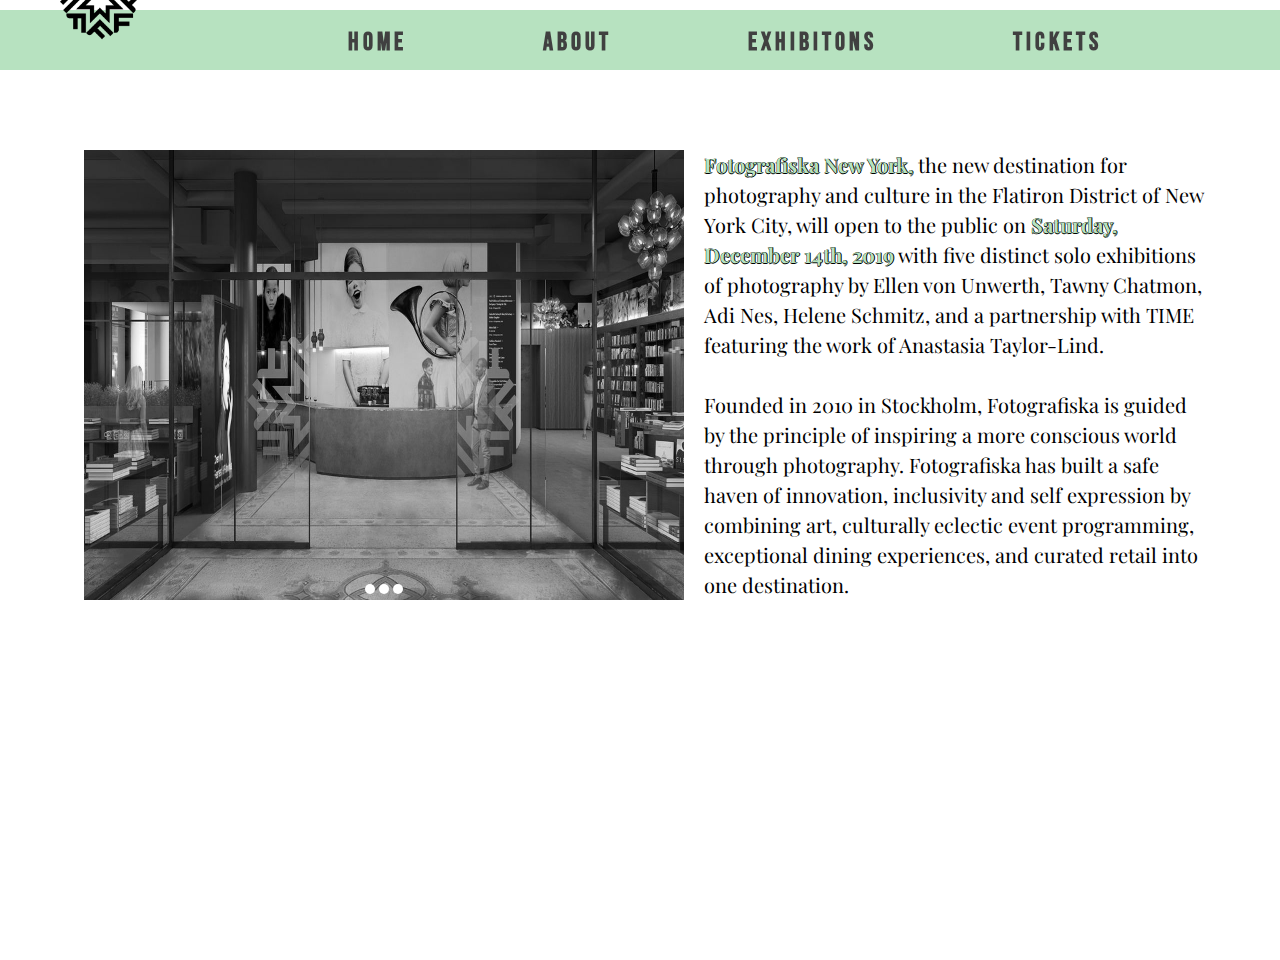
<file: about.html>
<!DOCTYPE html>
<html lang="en" dir="ltr">

<head>
    <meta charset="utf-8">
    <link rel="stylesheet" href="css/about.css">
    <link href="https://fonts.googleapis.com/css?family=Playfair+Display&display=swap" rel="stylesheet">
    <link href="https://fonts.googleapis.com/css?family=Bebas+Neue&display=swap" rel="stylesheet">

    <title>About</title>
</head>

<body>
    <div class="logo">
        <img class="main" src="logo.png" />
        <img class="glow" src="logo.png" />
    </div>
    <div id="header">
        <center>
            <h1><span><a href="final.html">Home &nbsp;&nbsp;&nbsp;&nbsp;&nbsp;&nbsp;&nbsp;&nbsp;&nbsp;&nbsp;&nbsp;&nbsp;&nbsp;&nbsp;&nbsp;</a></span>
                <span><a href="about.html">About &nbsp;&nbsp;&nbsp;&nbsp;&nbsp;&nbsp;&nbsp;&nbsp;&nbsp;&nbsp;&nbsp;&nbsp;&nbsp;&nbsp;&nbsp;</a></span>
                <span><a href="exhibitions.html">Exhibitons &nbsp;&nbsp;&nbsp;&nbsp;&nbsp;&nbsp;&nbsp;&nbsp;&nbsp;&nbsp;&nbsp;&nbsp;&nbsp;&nbsp;&nbsp;</a></span>
                <span><a href="tickets.html">Tickets</a></span></h1>
        </center>
    </div>
    <div id="about">
        <text class= "info"><b>Fotografiska New York,</b></text> the new destination for photography and culture in the Flatiron District of New York City, will open to the public on <text class= "info"><b>Saturday, December 14th, 2019</b></text> with five distinct solo exhibitions of photography by Ellen von Unwerth, Tawny Chatmon, Adi Nes, Helene Schmitz, and a partnership with TIME featuring the work of Anastasia Taylor-Lind.<br>
<br> Founded in 2010 in Stockholm, Fotografiska is guided by the principle of inspiring a more conscious world through photography. Fotografiska has built a safe haven of innovation, inclusivity and self expression by combining art, culturally eclectic event programming, exceptional dining experiences, and curated retail into one destination. </div>
    <div class="slide-container">
        <span id="slider-image-1"></span>
        <span id="slider-image-2"></span>
        <span id="slider-image-3"></span>


        <div class="image-container">
            <img src="inside1.jpg" class="slider-image">
            <img src="inside2.jpg" class="slider-image">
            <img src="inside3.jpg" class="slider-image">


        </div>
        <center><div class="button-container">
            <a href="#slider-image-1" class="slider-button"></a>
            <a href="#slider-image-2" class="slider-button"></a>
            <a href="#slider-image-3" class="slider-button"></a></center>


        </div>


</body>

</html>
</file>
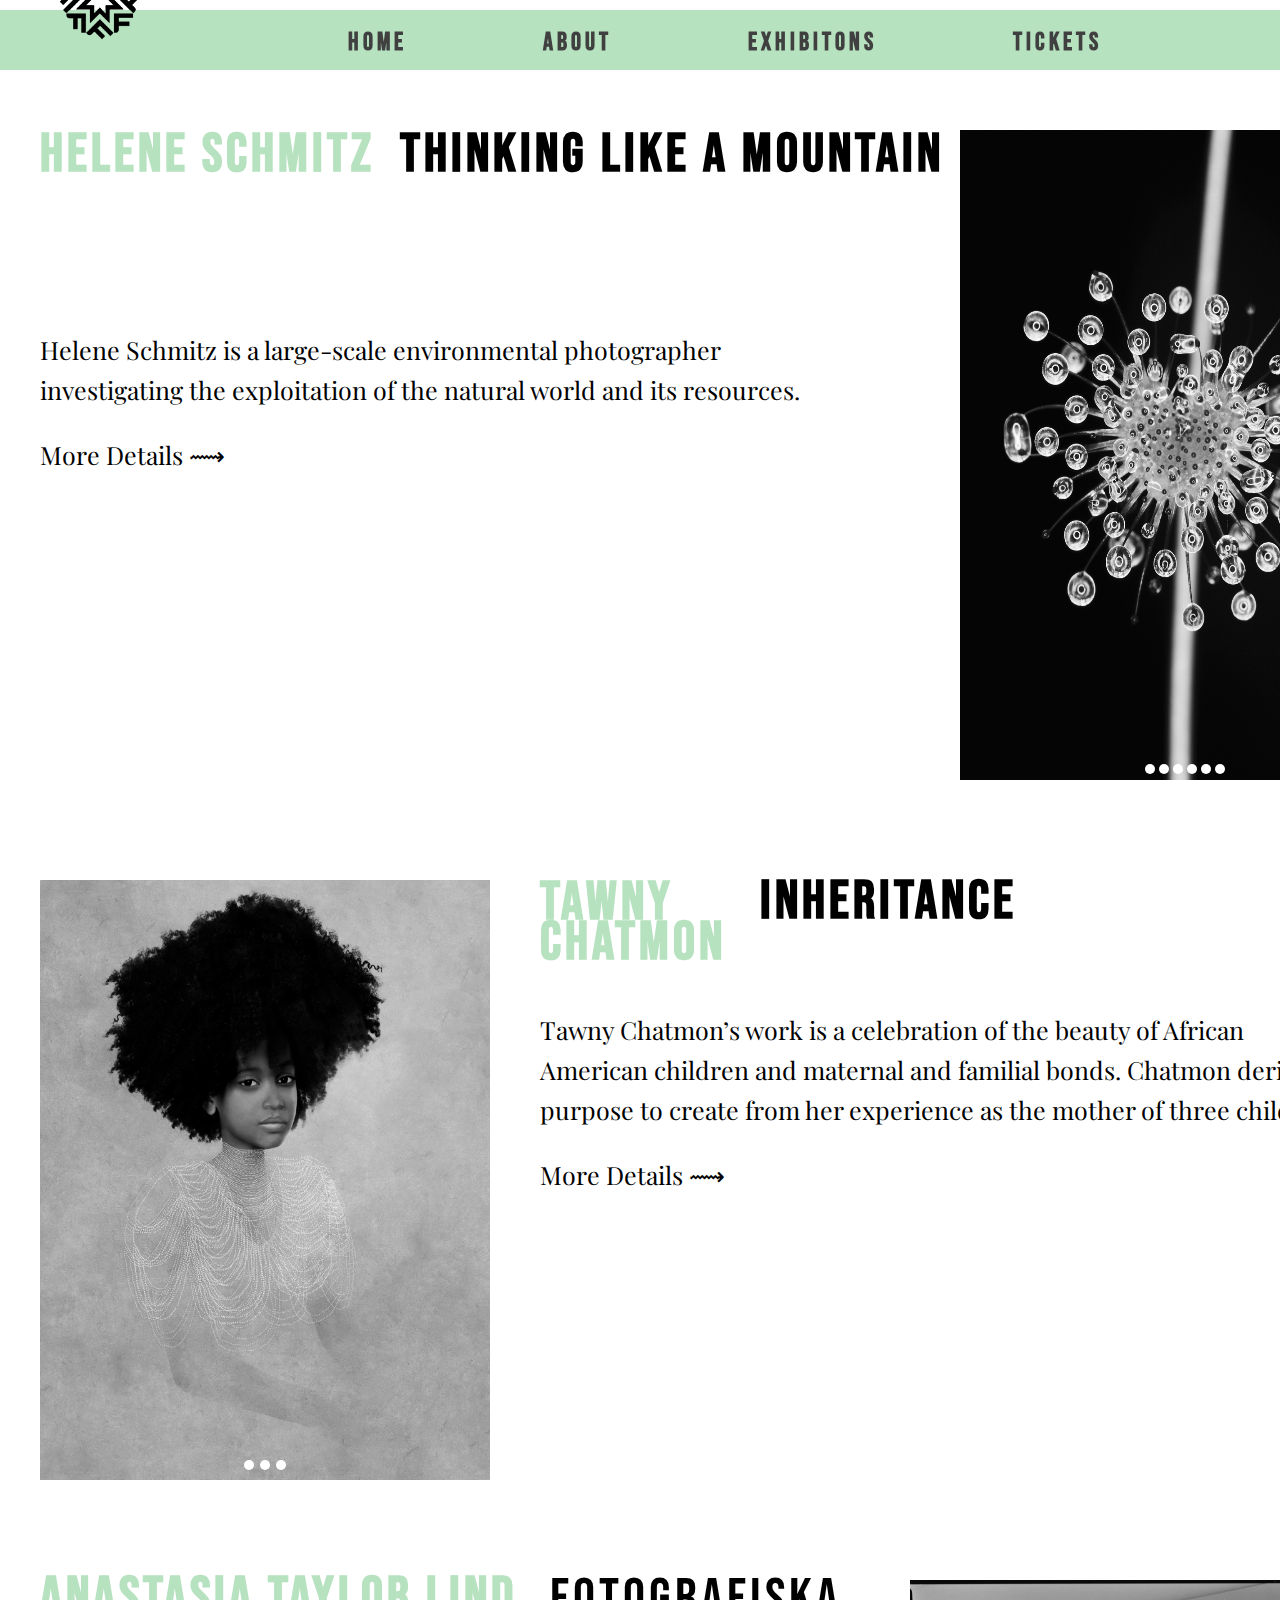
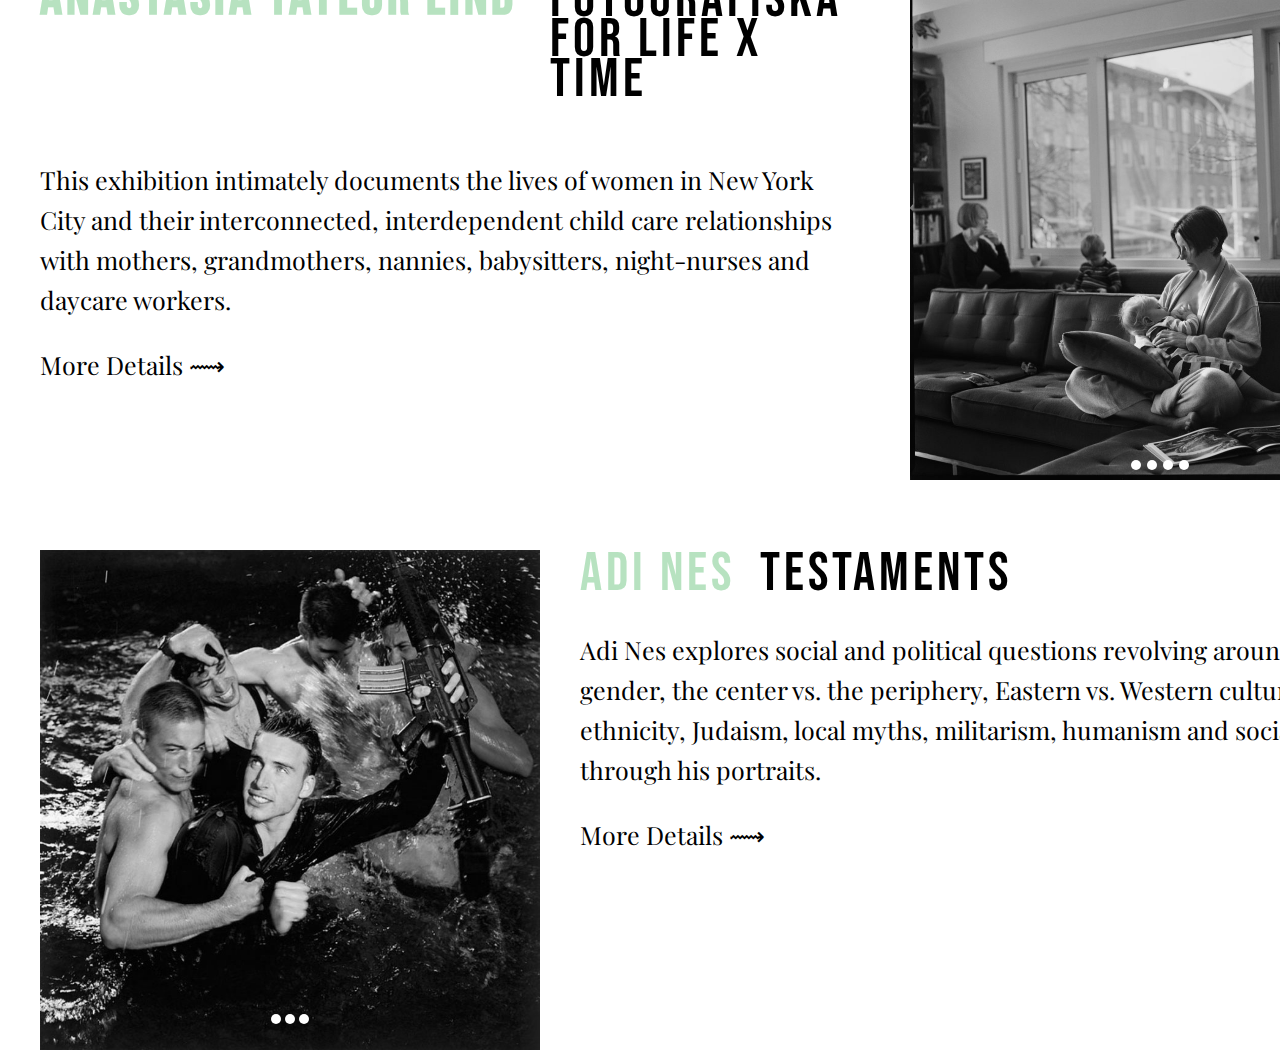
<file: exhibitions.html>
<!DOCTYPE html>
<html lang="en" dir="ltr">

<head>
    <meta charset="utf-8">
    <link rel="stylesheet" href="css/exhibitions.css">
    <script src="js/final.js" charset="utf-8"></script>
    <link href="https://fonts.googleapis.com/css?family=Bebas+Neue&display=swap" rel="stylesheet">
        <link href="https://fonts.googleapis.com/css?family=Playfair+Display&display=swap" rel="stylesheet">
    <title>Exhibitions</title>
</head>
<style>
a.link1:color {#000000};
a.link1: hover {#b7e2c0;}
</style>
<body>
    <div class="logo">
        <img class="main" src="logo.png" />
        <a href="final.html" target="final.html"><img border="0" src="logo.png" alt=""></a>
        <img class="glow" src="logo.png" />
    </div>

    <body id="body">
        <div id="header">
            <center>
                <h1><span><a href="final.html">Home &nbsp;&nbsp;&nbsp;&nbsp;&nbsp;&nbsp;&nbsp;&nbsp;&nbsp;&nbsp;&nbsp;&nbsp;&nbsp;&nbsp;&nbsp;</a></span>
                    <span><a href="about.html">About &nbsp;&nbsp;&nbsp;&nbsp;&nbsp;&nbsp;&nbsp;&nbsp;&nbsp;&nbsp;&nbsp;&nbsp;&nbsp;&nbsp;&nbsp;</a></span>
                    <span><a href="exhibitions.html">Exhibitons &nbsp;&nbsp;&nbsp;&nbsp;&nbsp;&nbsp;&nbsp;&nbsp;&nbsp;&nbsp;&nbsp;&nbsp;&nbsp;&nbsp;&nbsp;</a></span>
                    <span><a href="tickets.html">Tickets</a></span></h1>
            </center>
        </div>

        <div class="slide-container">
            <span id="slider-image-1"></span>
            <span id="slider-image-2"></span>
            <span id="slider-image-3"></span>
            <span id="slider-image-4"></span>
            <span id="slider-image-5"></span>
            <span id="slider-image-6"></span>




            <div class="image-container">
                <img src="helene1.jpg" class="slider-image">
                <img src="helene2.jpg" class="slider-image">
                <img src="helene3.jpg" class="slider-image">
                <img src="helene4.jpg" class="slider-image">
                <img src="helene5.jpg" class="slider-image">
                <img src="helene6.jpg" class="slider-image">



            </div>
            <center><div class="button-container">
                <a href = "#slider-image-1" class="slider-button"></a>
                    <a href = "#slider-image-2" class="slider-button"></a>
                        <a href = "#slider-image-3" class="slider-button"></a>
                            <a href = "#slider-image-4" class="slider-button"></a>
                                <a href = "#slider-image-5" class="slider-button"></a>
                                    <a href = "#slider-image-6" class="slider-button"></a></center>

        </div>
        <h2>Helene Schmitz</h2>
        <h3>Thinking Like a Mountain</h3>

        </div>
        <div class="helene">Helene Schmitz is a large-scale environmental photographer investigating the exploitation of the natural world and its resources.
        <p><a class="details" href="helene.html">More Details ⟿</a></p>

        <div class="slide-container2">
            <span id="slider-image-7"></span>
            <span id="slider-image-8"></span>
            <span id="slider-image-9"></span>

            <div class="image-container2">
                <img src="tawnyhair1.jpg" class="slider-image2">
                <img src="tawnyhair2.jpg" class="slider-image2">
                <img src="tawnyhair3.jpg" class="slider-image2">

            </div>
            <center><div class="button-container2">
                <a href = "#slider-image-7" class="slider-button2"></a>
                    <a href = "#slider-image-8" class="slider-button2"></a>
                        <a href = "#slider-image-9" class="slider-button2"></a>
                            </center></div>
        <div class="container1">
            <h4>Tawny Chatmon</h4>
            <h5>Inheritance</h5>


        <div class="tawny">
                Tawny Chatmon’s work is a celebration of the beauty of African American children and maternal and familial bonds.
                Chatmon derives purpose to create from her experience as the mother of three children.
                 <p><a class="details" href="tawny.html">More Details ⟿</a></p></div>

                 <div class="slide-container3">
                     <span id="slider-image-10"></span>
                     <span id="slider-image-11"></span>
                     <span id="slider-image-12"></span>
                     <span id="slider-image-13"></span>


                     <div class="image-container3">
                         <img src="lind1.jpg" class="slider-image3">
                         <img src="lind2.jpeg" class="slider-image3">
                         <img src="lind3.jpeg" class="slider-image3">
                         <img src="lind4.jpeg" class="slider-image3">


                     </div>
                     <center><div class="button-container3">
                         <a href = "#slider-image-10" class="slider-button3"></a>
                             <a href = "#slider-image-11" class="slider-button3"></a>
                                 <a href = "#slider-image-12" class="slider-button3"></a>
                                  <a href = "#slider-image-13" class="slider-button3"></a>
                                     </center></div>
                                 </div>
             <h6>Anastasia Taylor Lind</h6>
             <div class="header7">Fotografiska For Life X TIME</div>
             <div class="lind">
                <br><br><br><br><br> This exhibition intimately documents the lives of women in New York City and their interconnected, interdependent child care relationships with mothers, grandmothers, nannies, babysitters, night-nurses and daycare workers.
                 <p><a class="details" href="lind.html">More Details ⟿</a></p></div>
             </div>

             <div class="slide-container4">
                 <span id="slider-image-14"></span>
                 <span id="slider-image-15"></span>
                 <span id="slider-image-16"></span>


                 <div class="image-container4">
                     <img src="nes1.jpg" class="slider-image4">
                     <img src="nes2.jpg" class="slider-image4">
                     <img src="nes3.jpg" class="slider-image4">



                 </div>
                 <center><div class="button-container4">
                     <a href = "#slider-image-14" class="slider-button4"></a>
                         <a href = "#slider-image-15" class="slider-button4"></a>
                             <a href = "#slider-image-16" class="slider-button4"></a>
                                 </center></div>
                             </div>
             <div class="header8">Adi Nes</div>
             <div class="header9">Testaments</div>
             <div class="nes">
                <br><br><br><br><br> Adi Nes explores social and political questions revolving around gender, the center vs. the periphery, Eastern vs. Western cultures, ethnicity, Judaism, local myths, militarism, humanism and social justice through his portraits.
                 <p><a class="details" href="nes.html">More Details ⟿</a></p></div>
             </div>
    </body>


</html>
</file>
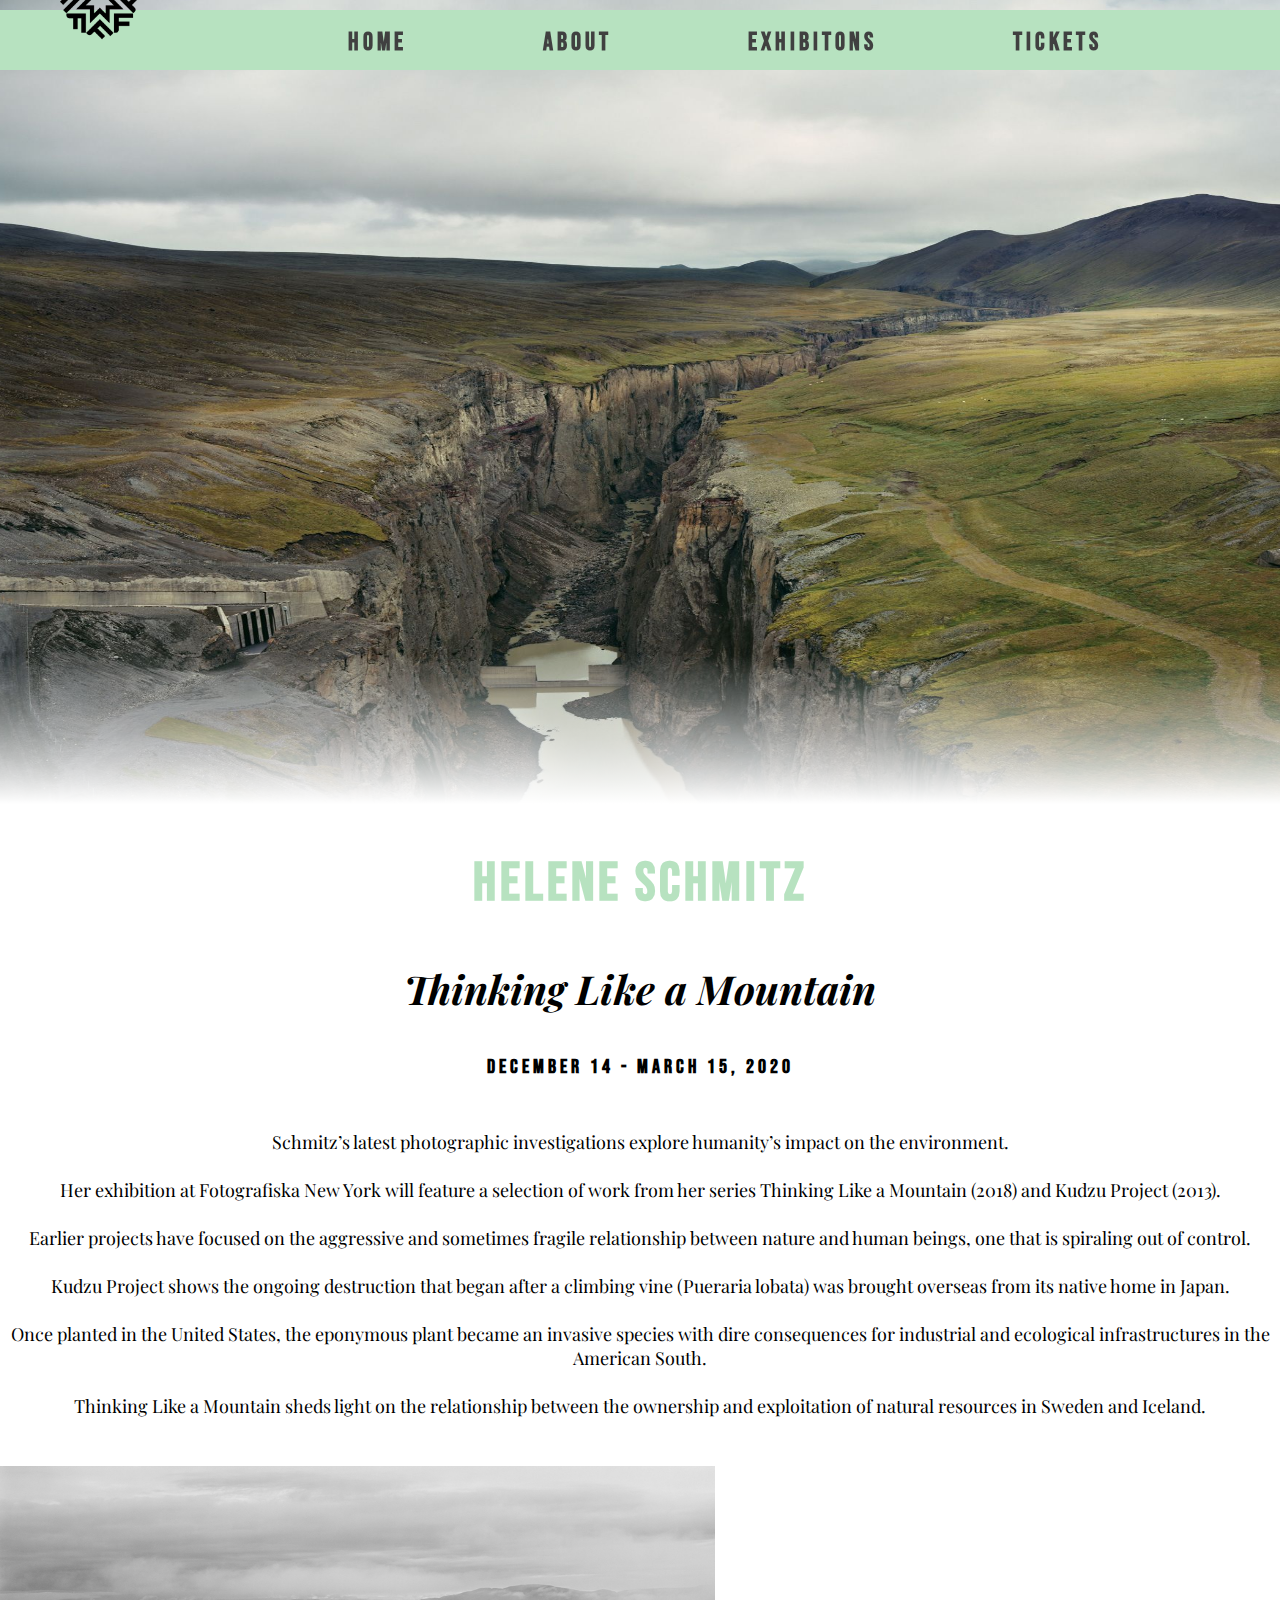
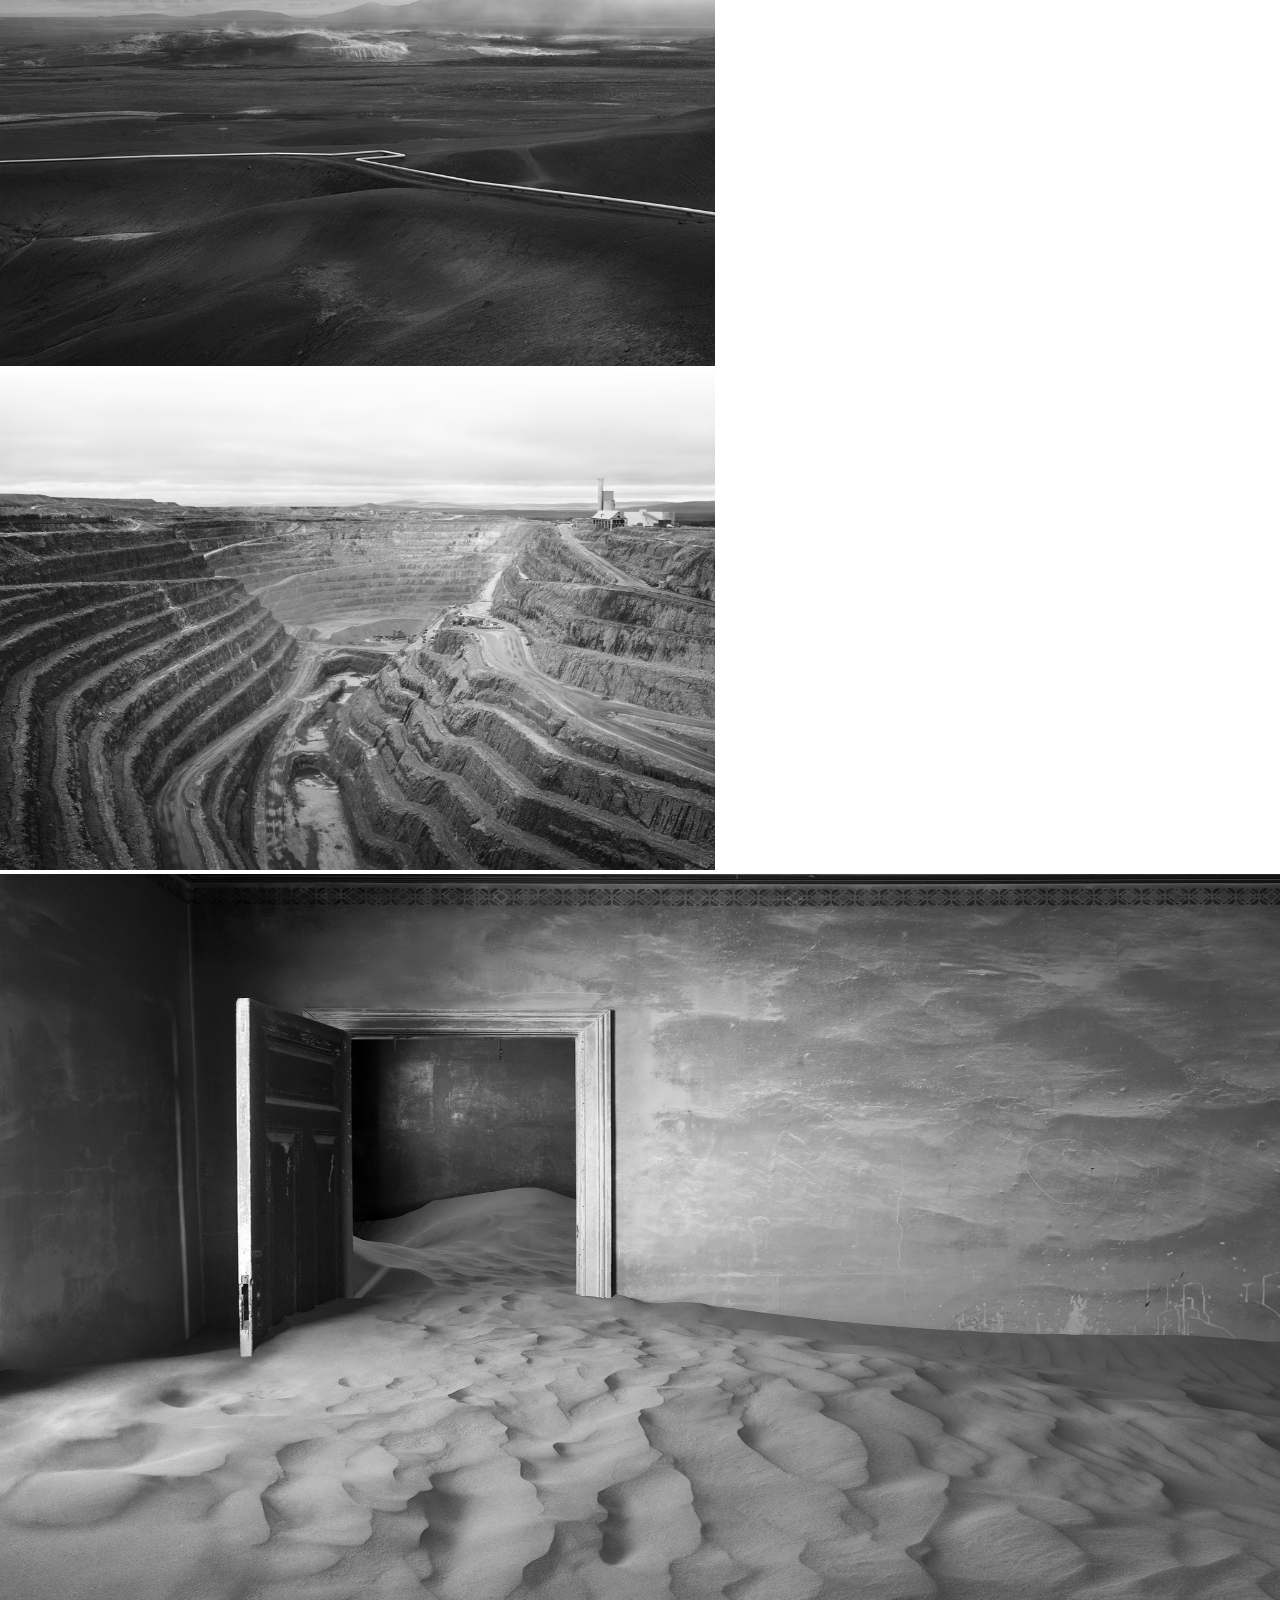
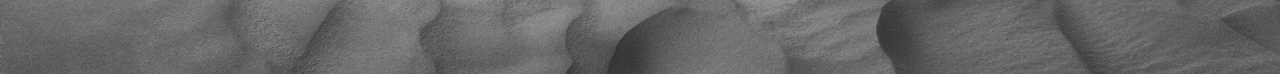
<file: helene.html>
<!DOCTYPE html>
<html lang="en" dir="ltr">
    <head>
        <meta charset="utf-8">
        <link rel="stylesheet" href="css/helene.css">
        <link href="https://fonts.googleapis.com/css?family=Bebas+Neue&display=swap" rel="stylesheet">
            <link href="https://fonts.googleapis.com/css?family=Playfair+Display&display=swap" rel="stylesheet">
        <title>Helene Shmitz</title>
    </head>
    <div class="logo">
        <img class="main" src="logo.png" />
        <img class="glow" src="logo.png" />
    </div>

    <body id="body">
        <div id="header">
            <center>
                <h1><span><a href="final.html">Home &nbsp;&nbsp;&nbsp;&nbsp;&nbsp;&nbsp;&nbsp;&nbsp;&nbsp;&nbsp;&nbsp;&nbsp;&nbsp;&nbsp;&nbsp;</a></span>
                    <span><a href="about.html">About &nbsp;&nbsp;&nbsp;&nbsp;&nbsp;&nbsp;&nbsp;&nbsp;&nbsp;&nbsp;&nbsp;&nbsp;&nbsp;&nbsp;&nbsp;</a></span>
                    <span><a href="exhibitions.html">Exhibitons &nbsp;&nbsp;&nbsp;&nbsp;&nbsp;&nbsp;&nbsp;&nbsp;&nbsp;&nbsp;&nbsp;&nbsp;&nbsp;&nbsp;&nbsp;</a></span>
                    <span><a href="tickets.html">Tickets</a></span></h1>
            </center>
        </div>
        <div class="coverimage">
            <img src="helenepage1.jpg" style="width:1450px;height:800px;"></div>
            <div class="helene">
                <center><h2>Helene Schmitz </h2>
            <i><h3>Thinking Like a Mountain</h3></i>
            <p><h4>December 14 - March 15, 2020</h4>

        <br>Schmitz’s latest photographic investigations explore humanity’s impact on the environment.</br>
        <br>Her exhibition at Fotografiska New York will feature a selection of work from her series Thinking Like a Mountain (2018) and Kudzu Project (2013).</br>
        <br>Earlier projects have focused on the aggressive and sometimes fragile relationship between nature and human beings, one that is spiraling out of control. <br>
        <br>Kudzu Project shows the ongoing destruction that began after a climbing vine (Pueraria lobata) was brought overseas from its native home in Japan.</br>
        <br> Once planted in the United States, the eponymous plant became an invasive species with dire consequences for industrial and ecological infrastructures in the American South.</br>
        <br>Thinking Like a Mountain sheds light on the relationship between the ownership and exploitation of natural resources in Sweden and Iceland.</br><br><br></div>
        <div class="supportingimages"
            <center><img src="helenepage2.jpg" style="width:715px;height:500px;">
            <img src="helenepage3.jpg" style="width:715px;height:500px;">
            <img src="helenepage4.jpg" style="width:1450px;height:800px;">
</center>

        </div>

    </body>
</html>
</file>
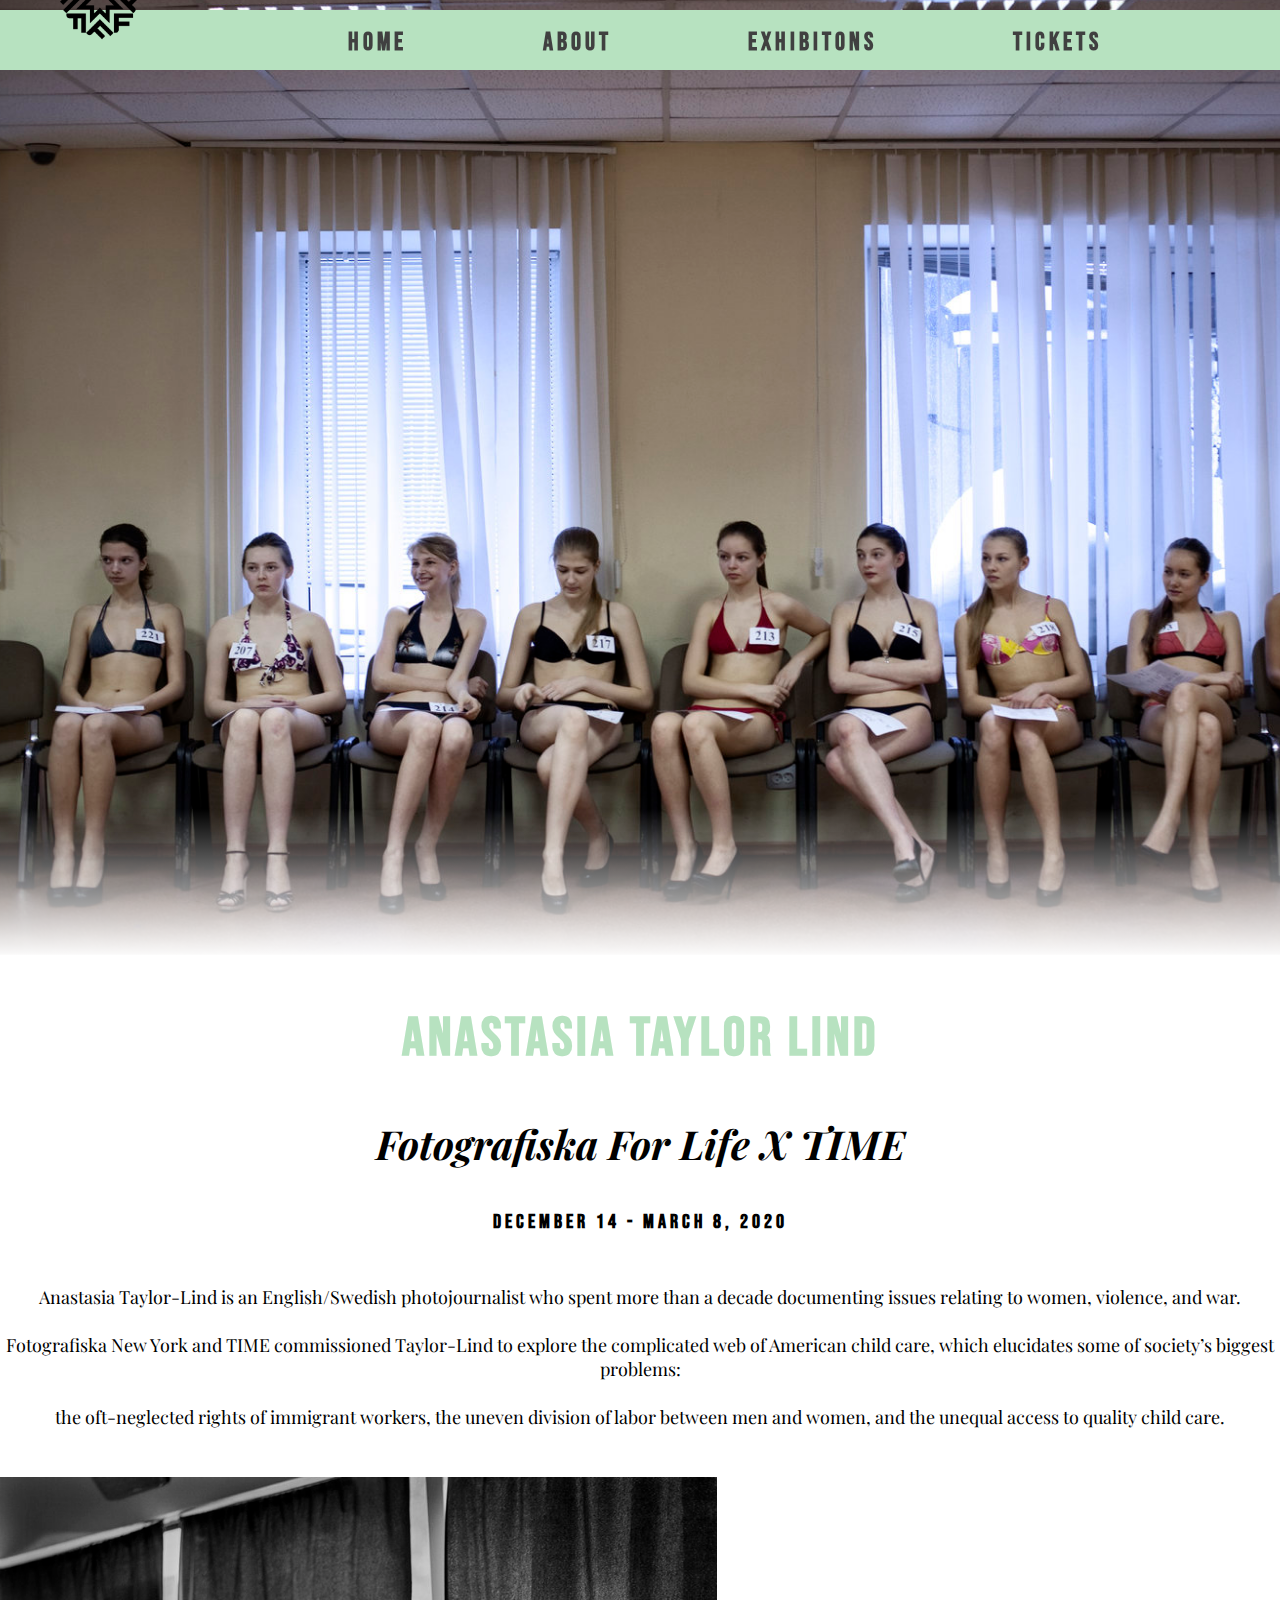
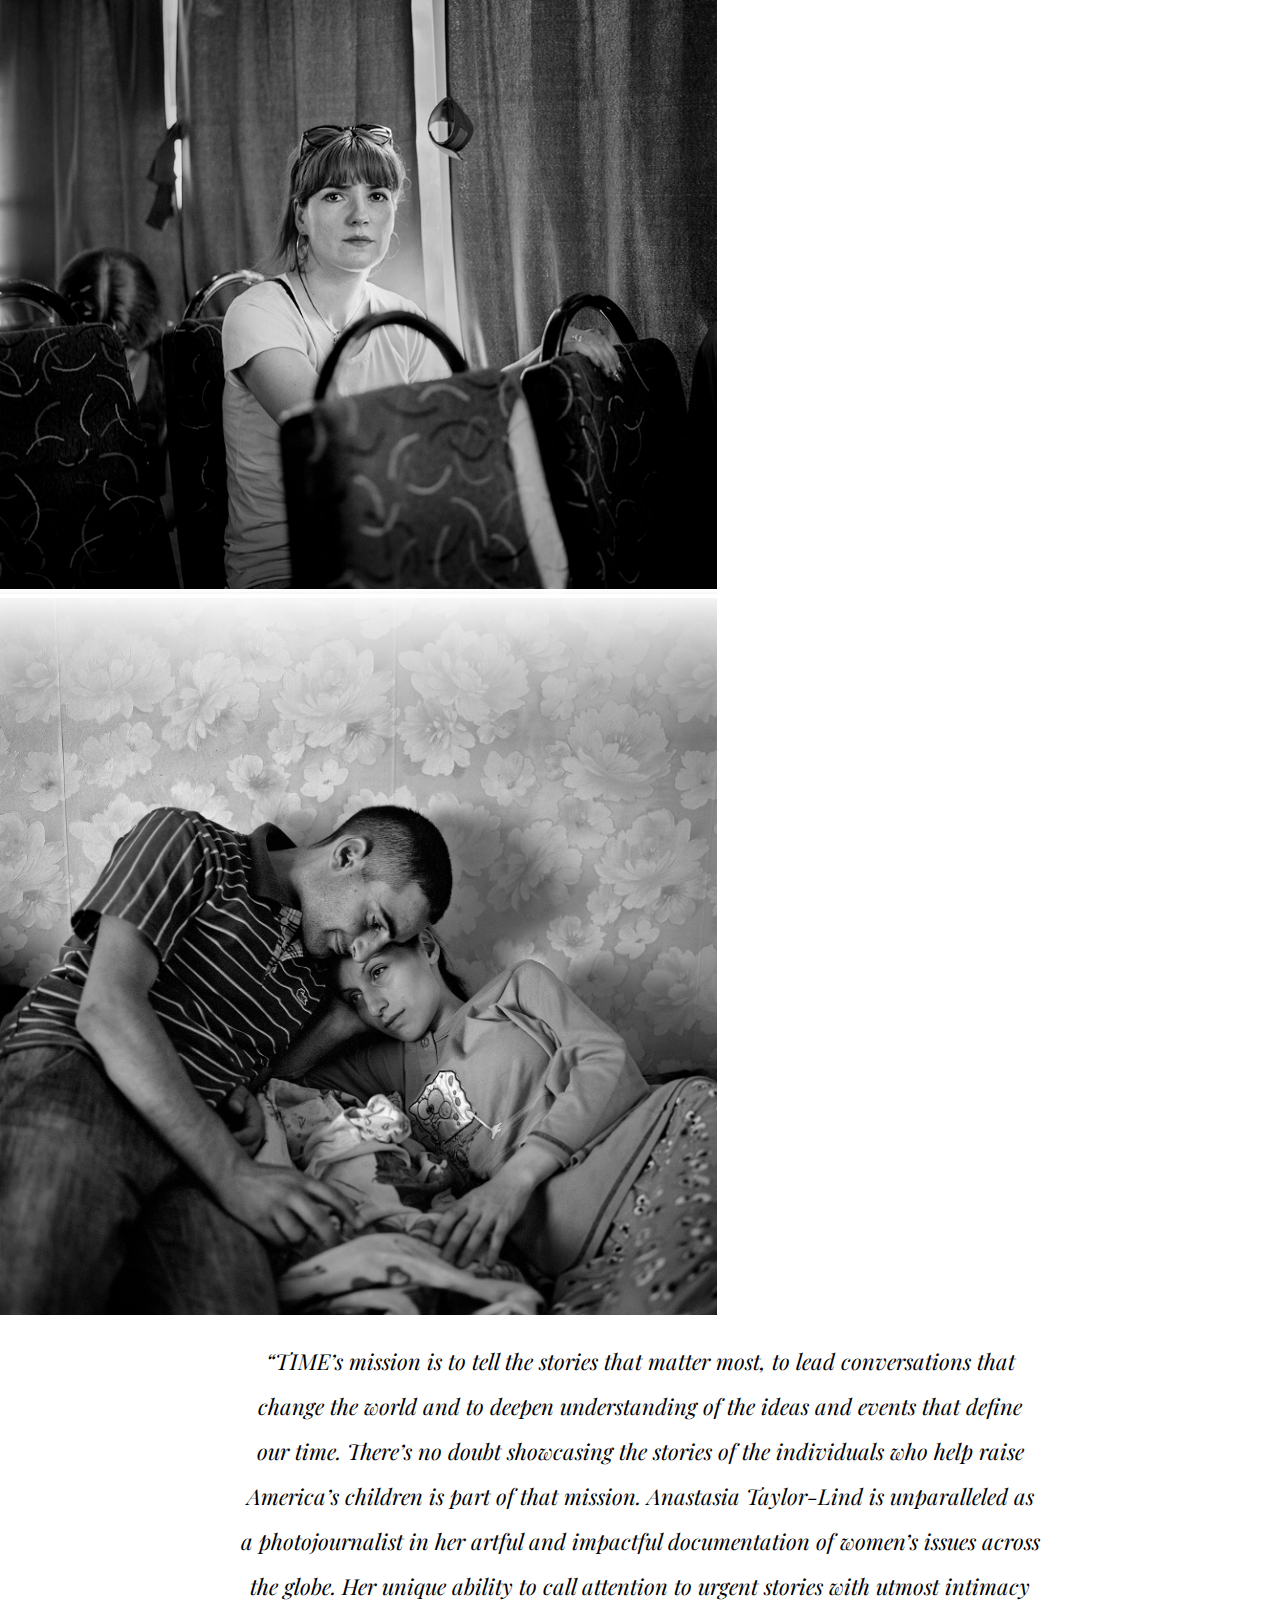
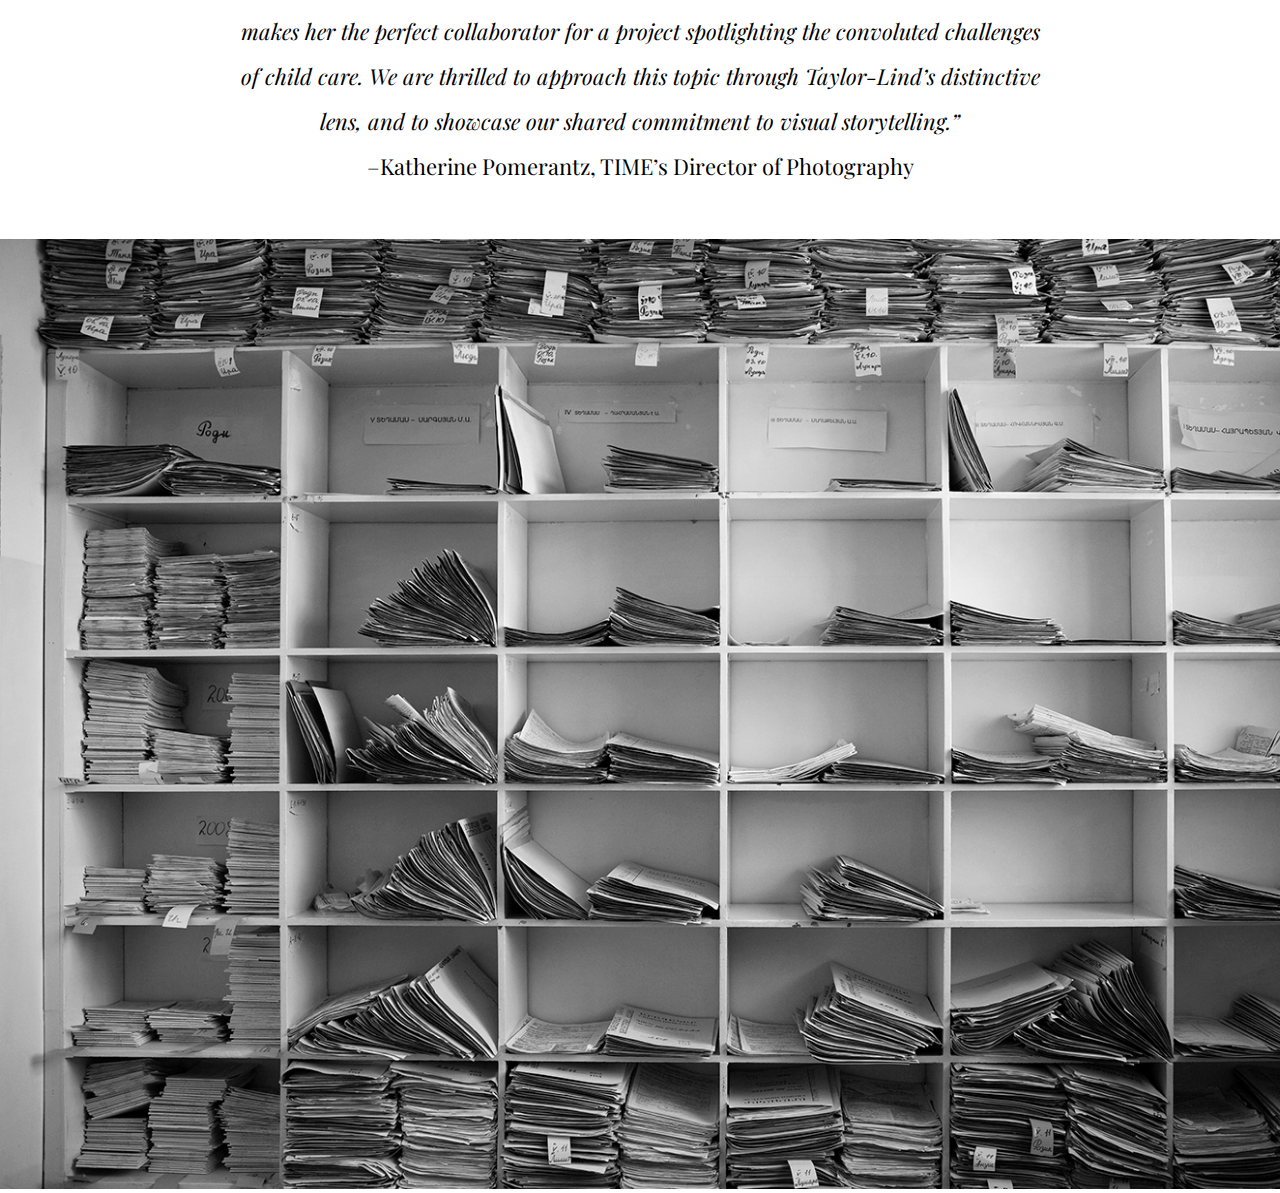
<file: lind.html>
<!DOCTYPE html>
<html lang="en" dir="ltr">
    <head>
        <meta charset="utf-8">
        <link rel="stylesheet" href="css/lind.css">
        <link href="https://fonts.googleapis.com/css?family=Bebas+Neue&display=swap" rel="stylesheet">
            <link href="https://fonts.googleapis.com/css?family=Playfair+Display&display=swap" rel="stylesheet">
        <title>Helene Shmitz</title>
    </head>
    <div class="logo">
        <img class="main" src="logo.png" />
        <img class="glow" src="logo.png" />
    </div>

    <body id="body">
        <div id="header">
            <center>
                <h1><span><a href="final.html">Home &nbsp;&nbsp;&nbsp;&nbsp;&nbsp;&nbsp;&nbsp;&nbsp;&nbsp;&nbsp;&nbsp;&nbsp;&nbsp;&nbsp;&nbsp;</a></span>
                    <span><a href="about.html">About &nbsp;&nbsp;&nbsp;&nbsp;&nbsp;&nbsp;&nbsp;&nbsp;&nbsp;&nbsp;&nbsp;&nbsp;&nbsp;&nbsp;&nbsp;</a></span>
                    <span><a href="exhibitions.html">Exhibitons &nbsp;&nbsp;&nbsp;&nbsp;&nbsp;&nbsp;&nbsp;&nbsp;&nbsp;&nbsp;&nbsp;&nbsp;&nbsp;&nbsp;&nbsp;</a></span>
                    <span><a href="tickets.html">Tickets</a></span></h1>
            </center>
        </div>
        <div class="coverimage">
            <img src="lind8.jpeg" style="width:1450px;height:950px;"></div>
            <div class="lind">
                <center><h2>Anastasia Taylor Lind</h2>
            <i><h3>Fotografiska For Life X TIME</h3></i>
            <p><h4>December 14 - March 8, 2020</h4>

        <br>Anastasia Taylor-Lind is an English/Swedish photojournalist who spent more than a decade documenting issues relating to women, violence, and war.</br>
        <br>Fotografiska New York and TIME commissioned Taylor-Lind to explore the complicated web of American child care, which elucidates some of society’s biggest problems:</br>
        <br>the oft-neglected rights of immigrant workers, the uneven division of labor between men and women, and the unequal access to quality child care.<br><br><br></div>
        <div class="supportingimages"
            <center><img src="lind6.jpeg" style="width:717px;height:717px;">
            <img src="lind7.jpg" style="width:717px;height:717px;"></center>
        </div>
<center><div class="lind2"><i>“TIME’s mission is to tell the stories that matter most, to lead conversations that change the world and to deepen understanding of the ideas and events that define our time.
    There’s no doubt showcasing the stories of the individuals who help raise America’s children is part of that mission. Anastasia Taylor-Lind is unparalleled as a photojournalist in her artful and impactful documentation of women’s issues across the globe. Her unique ability to call attention to urgent stories with utmost intimacy makes her the perfect collaborator for a project spotlighting the convoluted challenges of child care. We are thrilled to approach this topic through Taylor-Lind’s distinctive lens, and to showcase our shared commitment to visual storytelling.”</i>
<br>–Katherine Pomerantz, TIME’s Director of Photography</div><center>
    <div class="bottom"><img src="lind9.jpg" style="width:1450px;height:950px;"></div>


    </body>
</html>
</file>
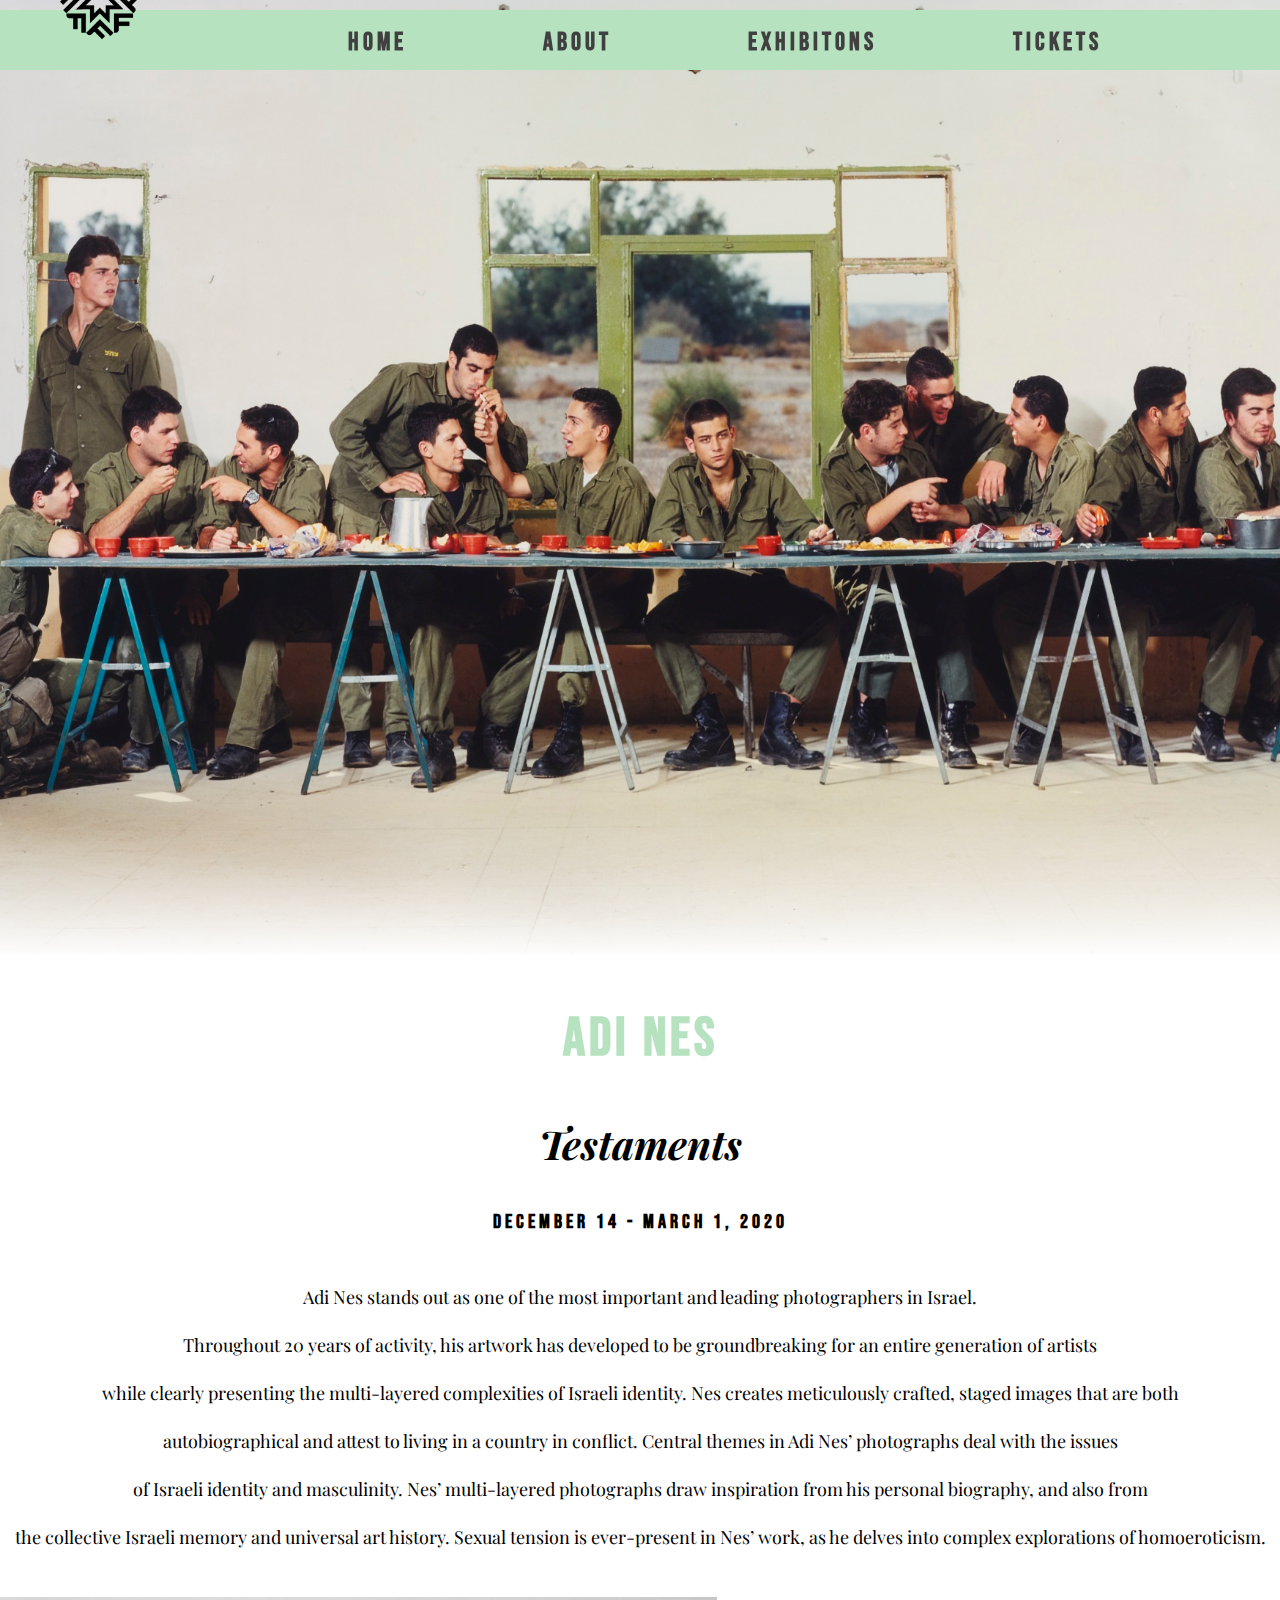
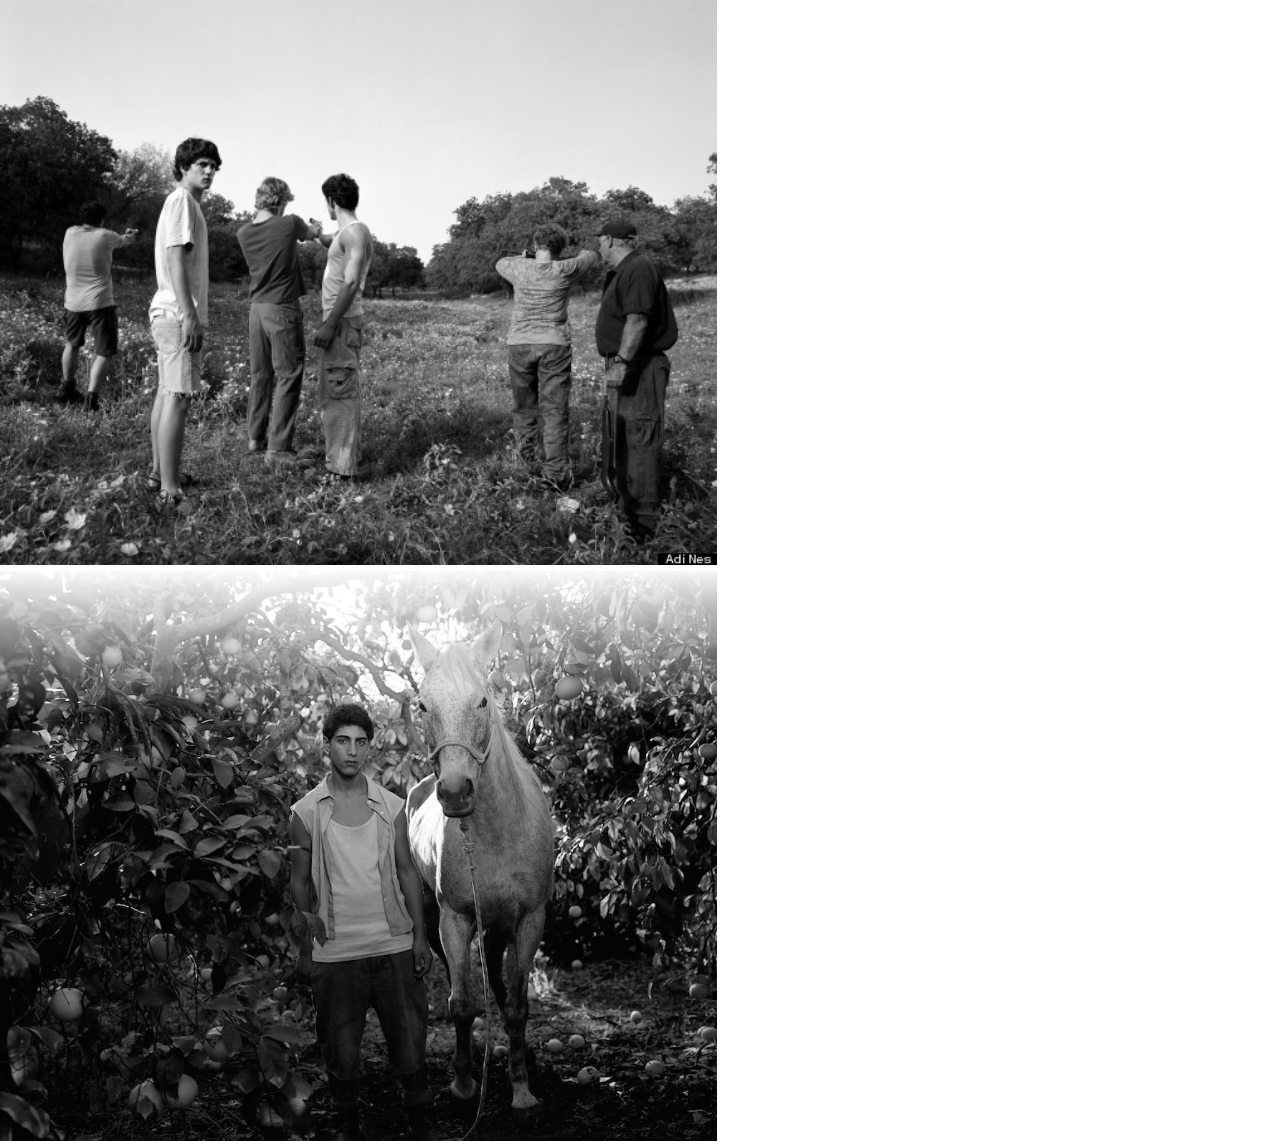
<file: nes.html>
<!DOCTYPE html>
<html lang="en" dir="ltr">
    <head>
        <meta charset="utf-8">
        <link rel="stylesheet" href="css/nes.css">
        <link href="https://fonts.googleapis.com/css?family=Bebas+Neue&display=swap" rel="stylesheet">
            <link href="https://fonts.googleapis.com/css?family=Playfair+Display&display=swap" rel="stylesheet">
        <title>Adi Nes</title>
    </head>
    <div class="logo">
        <img class="main" src="logo.png" />
        <img class="glow" src="logo.png" />
    </div>

    <body id="body">
        <div id="header">
            <center>
                <h1><span><a href="final.html">Home &nbsp;&nbsp;&nbsp;&nbsp;&nbsp;&nbsp;&nbsp;&nbsp;&nbsp;&nbsp;&nbsp;&nbsp;&nbsp;&nbsp;&nbsp;</a></span>
                    <span><a href="about.html">About &nbsp;&nbsp;&nbsp;&nbsp;&nbsp;&nbsp;&nbsp;&nbsp;&nbsp;&nbsp;&nbsp;&nbsp;&nbsp;&nbsp;&nbsp;</a></span>
                    <span><a href="exhibitions.html">Exhibitons &nbsp;&nbsp;&nbsp;&nbsp;&nbsp;&nbsp;&nbsp;&nbsp;&nbsp;&nbsp;&nbsp;&nbsp;&nbsp;&nbsp;&nbsp;</a></span>
                    <span><a href="tickets.html">Tickets</a></span></h1>
            </center>
        </div>
        <div class="coverimage">
            <img src="nes4.jpg" style="width:1450px;height:950px;"></div>
            <div class="lind">
                <center><h2>Adi Nes</h2>
            <i><h3>Testaments</h3></i>
            <p><h4>December 14 - March 1, 2020</h4>
                <br>Adi Nes stands out as one of the most important and leading photographers in Israel.</br>
        <br>Throughout 20 years of activity, his artwork has developed to be groundbreaking for an entire generation of artists </br>
         <br>while clearly presenting the multi-layered complexities of Israeli identity. Nes creates meticulously crafted, staged images that are both </br>
         <br>autobiographical and attest to living in a country in conflict. Central themes in Adi Nes’ photographs deal with the issues</br>
         <br>of Israeli identity and masculinity. Nes’ multi-layered photographs draw inspiration from his personal biography, and also from </br>
         <br>the collective Israeli memory and universal art history. Sexual tension is ever-present in Nes’ work, as he delves into complex explorations of homoeroticism.<br><br><br></div>
        <div class="supportingimages"
            <center><img src="nes5.jpg" style="width:717px;height:570px;">
            <img src="nes6.jpg" style="width:717px;height:570px;"></center>
        </div>



    </body>
</html>
</file>
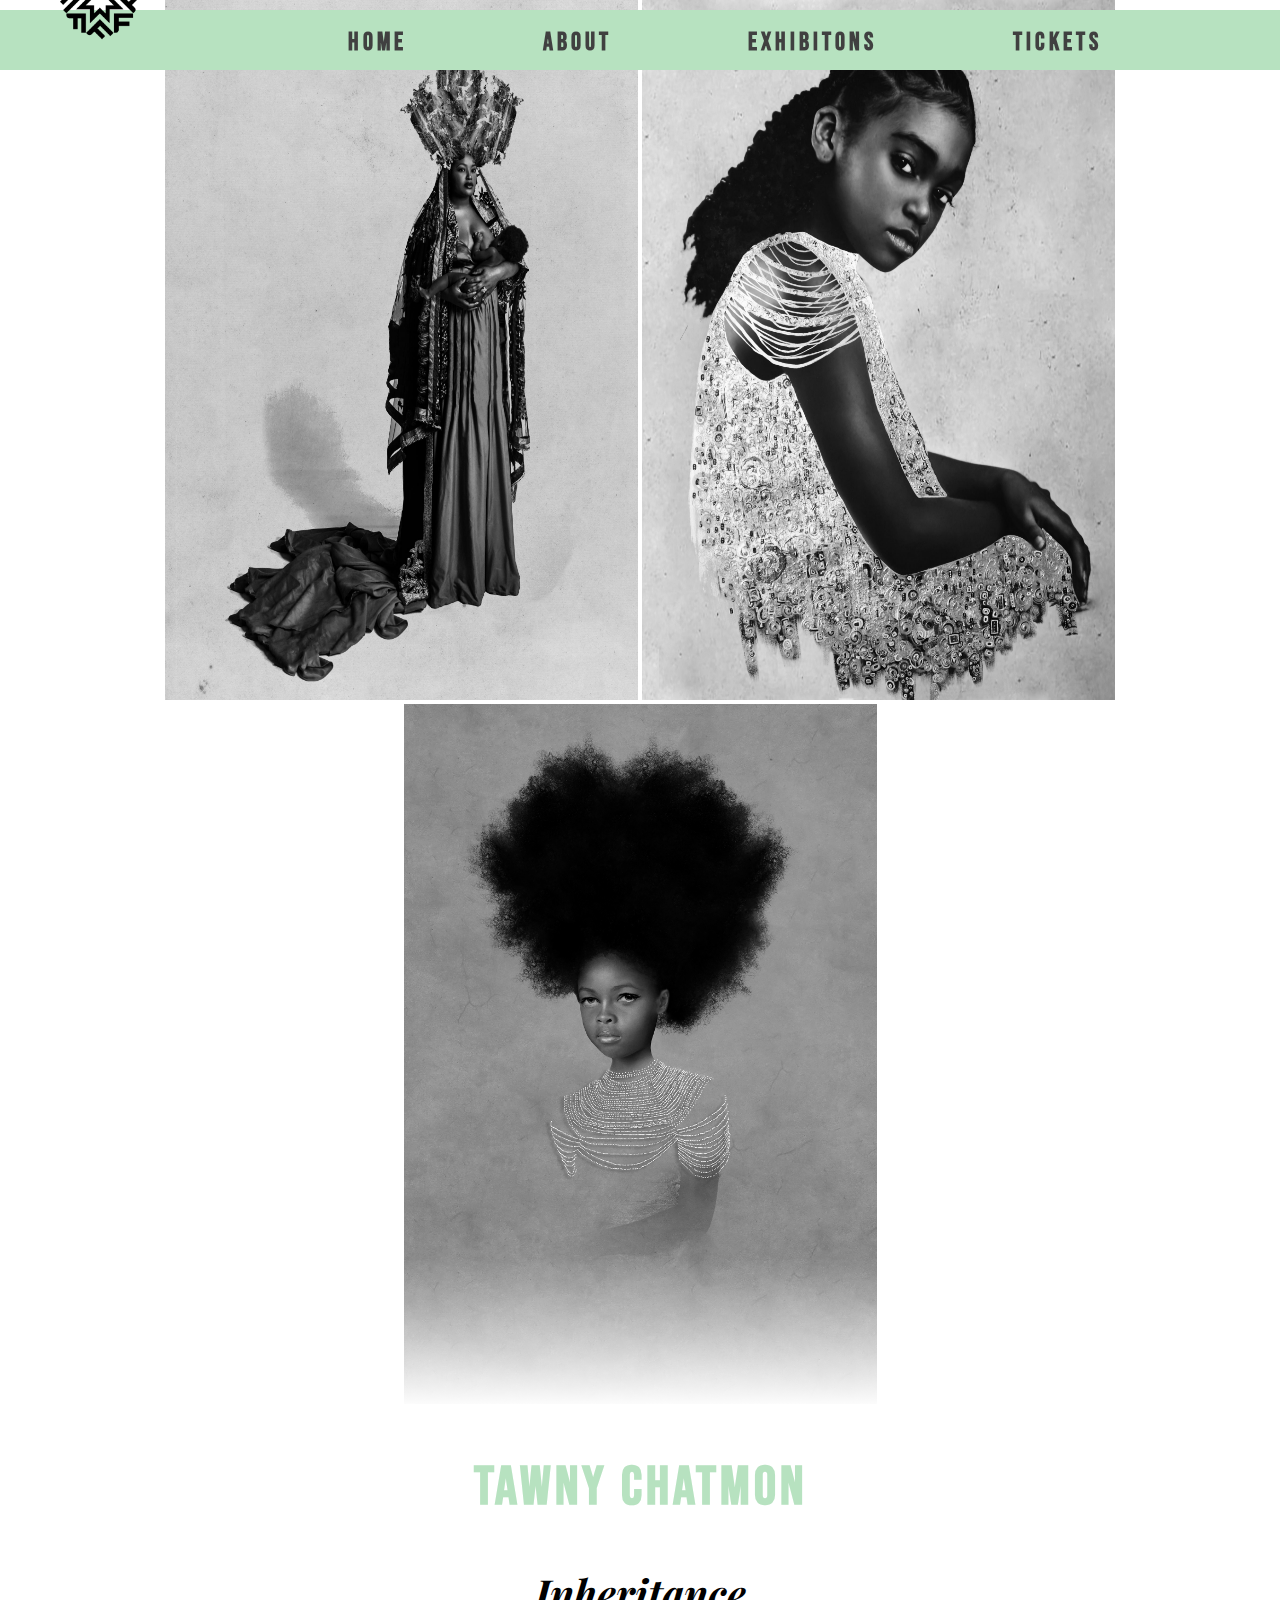
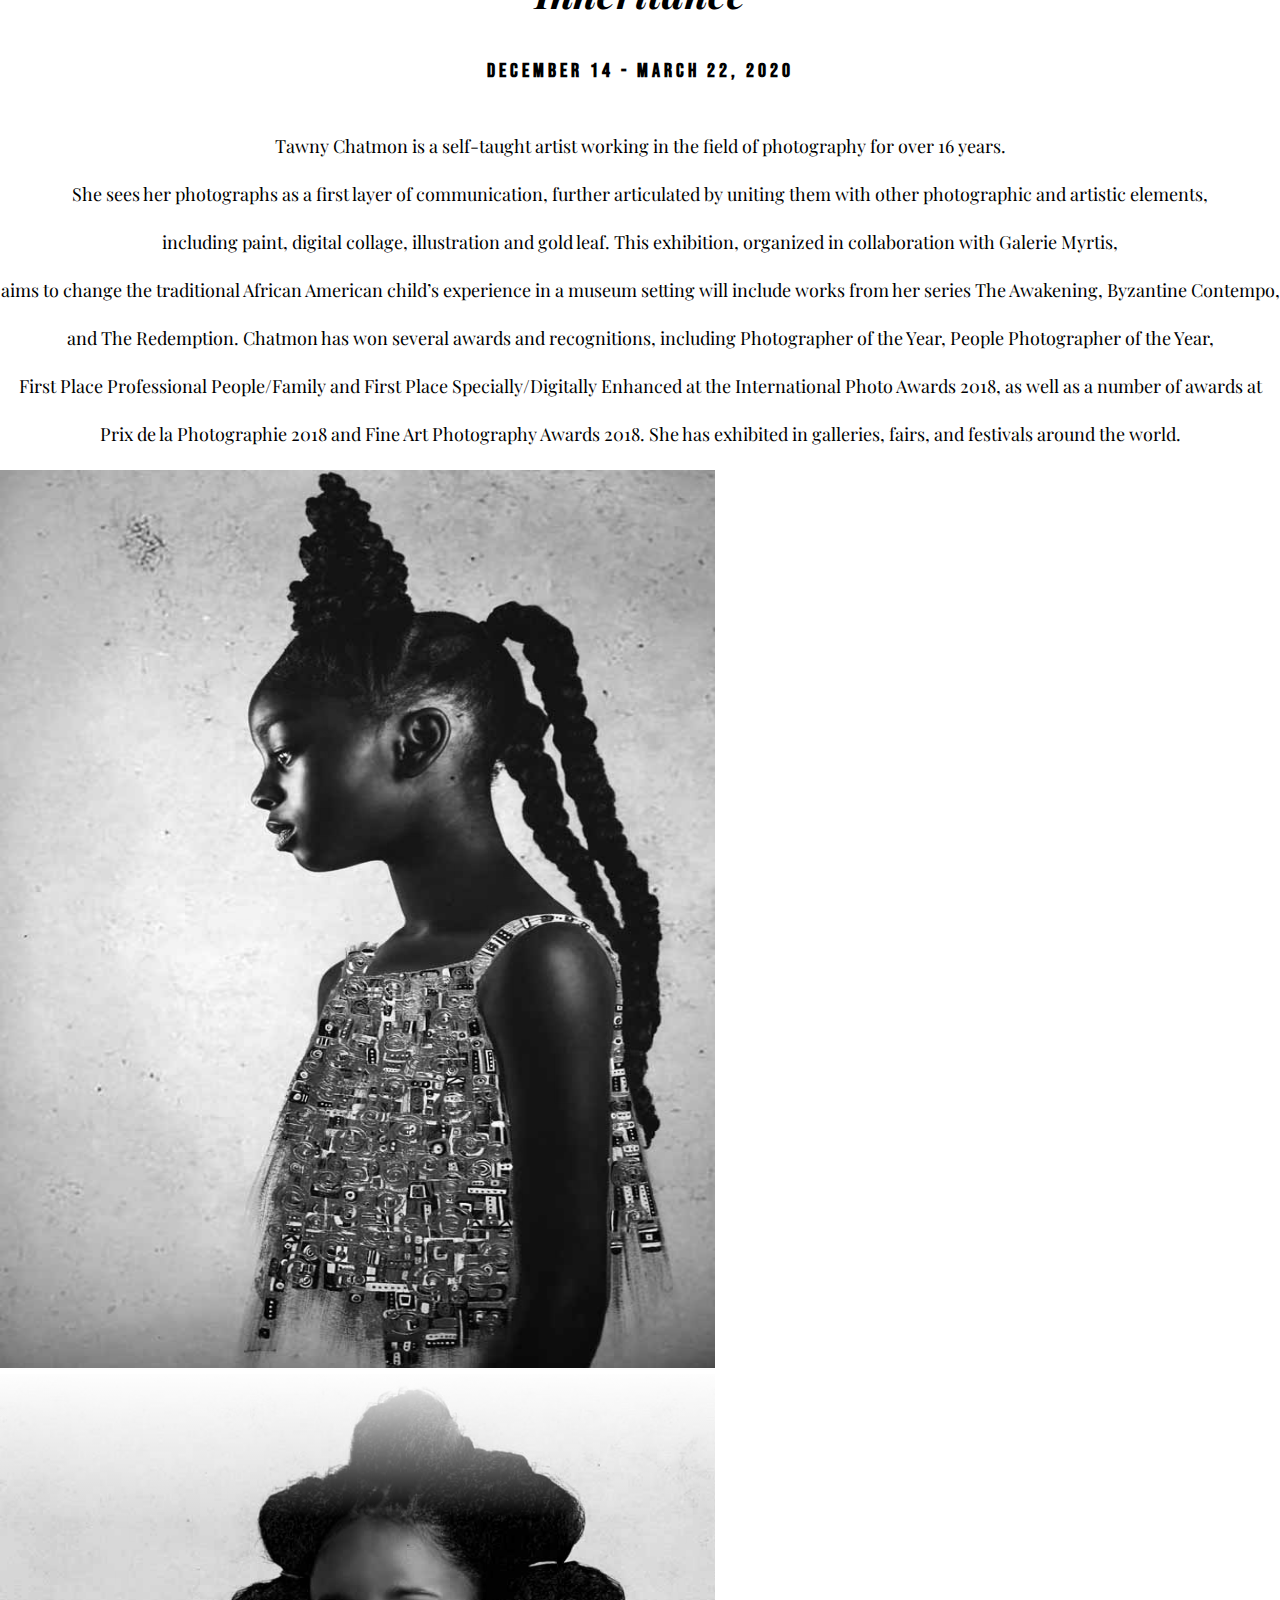
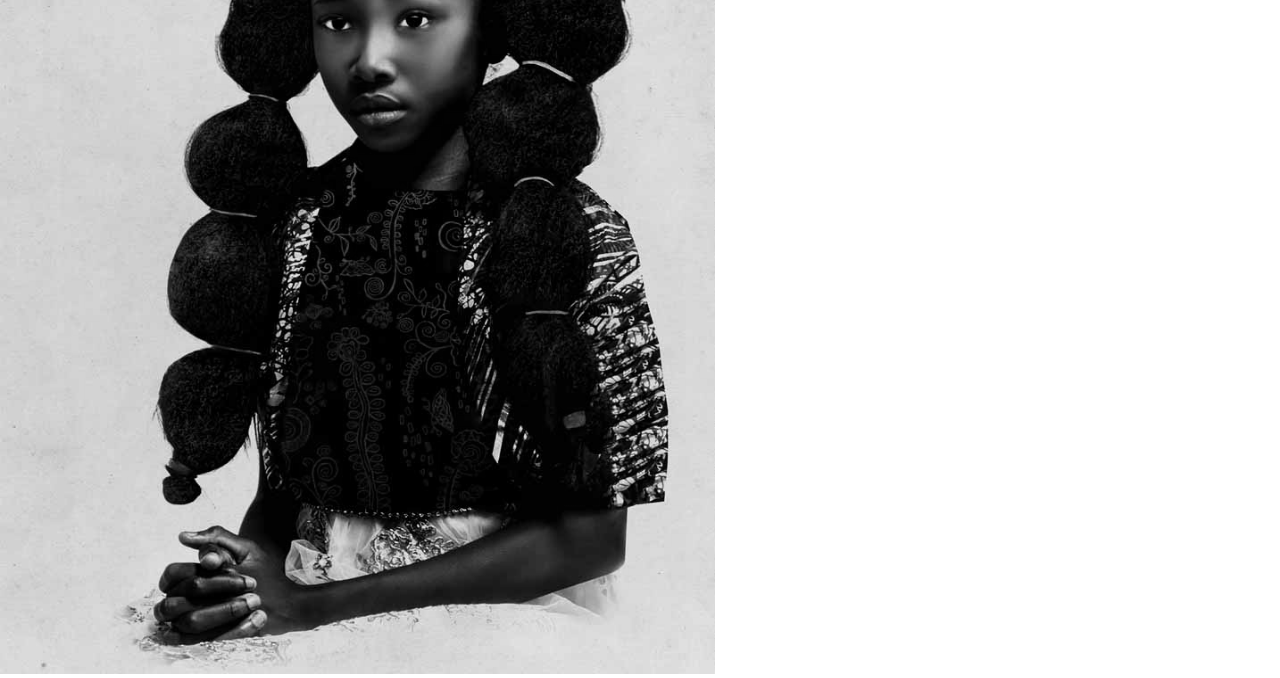
<file: tawny.html>
<!DOCTYPE html>
<html lang="en" dir="ltr">
    <head>
        <meta charset="utf-8">
        <link rel="stylesheet" href="css/tawny.css">
        <link href="https://fonts.googleapis.com/css?family=Bebas+Neue&display=swap" rel="stylesheet">
            <link href="https://fonts.googleapis.com/css?family=Playfair+Display&display=swap" rel="stylesheet">
        <title>Tawny Chatmon</title>
    </head>
    <div class="logo">
        <img class="main" src="logo.png" />
        <img class="glow" src="logo.png" />
    </div>

    <body id="body">
        <div id="header">
            <center>
                <h1><span><a href="final.html">Home &nbsp;&nbsp;&nbsp;&nbsp;&nbsp;&nbsp;&nbsp;&nbsp;&nbsp;&nbsp;&nbsp;&nbsp;&nbsp;&nbsp;&nbsp;</a></span>
                    <span><a href="about.html">About &nbsp;&nbsp;&nbsp;&nbsp;&nbsp;&nbsp;&nbsp;&nbsp;&nbsp;&nbsp;&nbsp;&nbsp;&nbsp;&nbsp;&nbsp;</a></span>
                    <span><a href="exhibitions.html">Exhibitons &nbsp;&nbsp;&nbsp;&nbsp;&nbsp;&nbsp;&nbsp;&nbsp;&nbsp;&nbsp;&nbsp;&nbsp;&nbsp;&nbsp;&nbsp;</a></span>
                    <span><a href="tickets.html">Tickets</a></span></h1>
            </center>
        </div>
        <center><div class="coverimage">
            <img src="tawny1.jpg" style="width:473px;height:700px;">
            <img src="tawny2.jpg" style="width:473px;height:700px;">
        <img src="tawny3.jpg" style="width:473px;height:700px;"></div></center>
            <div class="helene">
                <center><h2>Tawny Chatmon</h2>
            <i><h3>Inheritance</h3></i>
            <p><h4>December 14 - March 22, 2020</h4>
                <br>Tawny Chatmon is a self-taught artist working in the field of photography for over 16 years.</br>
                <br>She sees her photographs as a first layer of communication, further articulated by uniting them with other photographic and artistic elements, </br>
                <br>including paint, digital collage, illustration and gold leaf. This exhibition, organized in collaboration with Galerie Myrtis, </br>
                <br>aims to change the traditional African American child’s experience in a museum setting will include works from her series The Awakening, Byzantine Contempo, </br>
                <br>and The Redemption. Chatmon has won several awards and recognitions, including Photographer of the Year, People Photographer of the Year, </br>
                <br>First Place Professional People/Family and First Place Specially/Digitally Enhanced at the International Photo Awards 2018, as well as a number of awards at </br>
                <br>Prix de la Photographie 2018 and Fine Art Photography Awards 2018. She has exhibited in galleries, fairs, and festivals around the world.</br><br></div>
                    <div class="supportingimages"
            <center><img src="tawny4.jpg" style="width:715px;height:900px;">
            <img src="tawny5.jpg" style="width:715px;height:900px;">
</center>

        </div>

    </body>
</html>
</file>
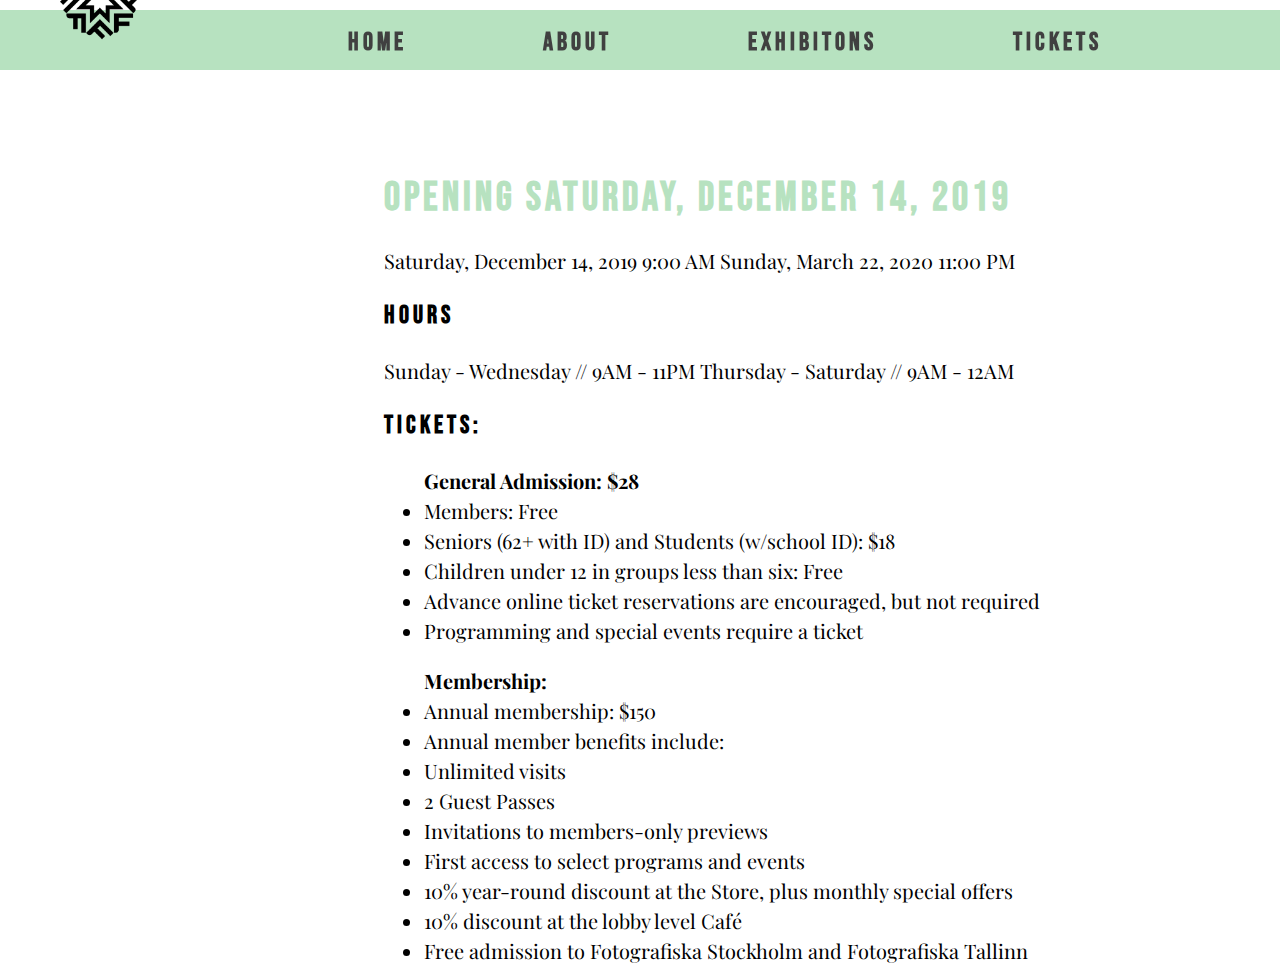
<file: tickets.html>
<!DOCTYPE html>
<html lang="en" dir="ltr">

<head>
    <meta charset="utf-8">
    <link rel="stylesheet" href="css/tickets.css">
    <script src="js/final.js" charset="utf-8"></script>
    <link href="https://fonts.googleapis.com/css?family=Playfair+Display&display=swap" rel="stylesheet">
    <link href="https://fonts.googleapis.com/css?family=Bebas+Neue&display=swap" rel="stylesheet">

    <title>Tickets</title>
</head>

<body>
    <div class="logo">
        <img class="main" src="logo.png" />
        <img class="glow" src="logo.png" />
    </div>
    <div id="header">
        <center>
            <h1><span><a href="final.html">Home &nbsp;&nbsp;&nbsp;&nbsp;&nbsp;&nbsp;&nbsp;&nbsp;&nbsp;&nbsp;&nbsp;&nbsp;&nbsp;&nbsp;&nbsp;</a></span>
                <span><a href="about.html">About &nbsp;&nbsp;&nbsp;&nbsp;&nbsp;&nbsp;&nbsp;&nbsp;&nbsp;&nbsp;&nbsp;&nbsp;&nbsp;&nbsp;&nbsp;</a></span>
                <span><a href="exhibitions.html">Exhibitons &nbsp;&nbsp;&nbsp;&nbsp;&nbsp;&nbsp;&nbsp;&nbsp;&nbsp;&nbsp;&nbsp;&nbsp;&nbsp;&nbsp;&nbsp;</a></span>
                <span><a href="tickets.html">Tickets</a></span></h1>
        </center>
    </div>
    <div class="ticketinfo">
<h2>Opening Saturday, December 14, 2019</h2>

Saturday, December 14, 2019 9:00 AM
Sunday, March 22, 2020 11:00 PM

<h3>Hours</h3>
Sunday - Wednesday // 9AM - 11PM
Thursday - Saturday // 9AM - 12AM

<h3>Tickets:</h3>
<ul>
<b>General Admission: $28</b>
<li>Members: Free</li>
<li>Seniors (62+ with ID) and Students (w/school ID): $18</li>
<li>Children under 12 in groups less than six: Free</li>
<li>Advance online ticket reservations are encouraged, but not required</li>
<li>Programming and special events require a ticket</li>
</ul>

<ul>
<b>Membership:</b>
<li>Annual membership: $150</li>
<li>Annual member benefits include:</li>
<li>Unlimited visits</li>
<li>2 Guest Passes</li>
<li>Invitations to members-only previews</li>
<li>First access to select programs and events</li>
<li>10% year-round discount at the Store, plus monthly special offers</li>
<li>10% discount at the lobby level Café</li>
<li>Free admission to Fotografiska Stockholm and Fotografiska Tallinn</li>
</ul>

        </div>

<div id="screenSaver">

</body>

</html>
</file>
<file: css/about.css>
body{
    margin: 0px;
    height: 100%;
    width: 100%;

}
#about {
    position: absolute;
    top: 150px;
    left: 55%;
    width: 500px;
    height: 90%;
    font-size: 20px;
line-height: 30px;
    font-family: 'Playfair Display', serif;
}
.info {
    color: #b7e2c0;
    text-shadow:-.5px 0 black, 0 .5px black, .5px 0 black, 0 -.5px black;
}
a{
    color: transparent;
    style: none;

}
#header{
    position: absolute;
    top: 10px;
    width: 1450px;
    height: 60px;
    background: #b7e2c0;
}
h1 {

font-family: 'Bebas Neue', cursive;
  letter-spacing: 4px;
  background-image: url('img/bg.png');
  background-size: 50px 50px;
  background-repeat: repeat;
  background-clip: text;
  -webkit-background-clip: text;
    color: transparent;
  font-size: 25px;


}
img {
/* source https://codepen.io/codewithJahid/pen/JRPvBj */
/* filter: url(filters.svg#grayscale); Firefox 3.5+ */
     filter: gray; /* IE5+ */
     -webkit-filter: grayscale(1); /* Webkit Nightlies & Chrome Canary */
     -webkit-transition: all .8s ease-in-out;
   }

   img:hover {
   filter: none;
     -webkit-filter: grayscale(0);
     -webkit-transform: scale(1.01);
   }

.logo img {
    /* layering transparent image with a glow that highlights the image instead of the square div that its inside
    source: https://stackoverflow.com/questions/8693733/how-to-give-outer-glow-to-an-object-in-a-transparent-png-using-css3/23750970 */
  position: absolute;
  width:80px;
  height:80px;
  left: 100px;
  transform: translate(-50%, -50%);
  -webkit-transform: translate(-50%, -50%);
  transform-origin: 1 1;
  -webkit-transform-origin: 1 1;
  animation-name: spin;
  animation-duration: 5000ms;
  animation-iteration-count: infinite;
  animation-timing-function: linear;
}
img.main {
  z-index:2;
}
img.glow {
  z-index:1;
  transform: scale(1.01) translate(-50%, -50%);
  -webkit-transform: scale(1.01) translate(-50%, -50%);
  filter: brightness(0) invert(1) blur(3px);
  -webkit-filter: brightness(0) invert(1) blur(5px);
  opacity:0;
}
img.main:hover ~ img.glow {
  opacity:3;
}
/* source of image slider/carousel https://www.youtube.com/watch?v=FZrHoAUkHpE */
.slide-container {
    position: relative;
    top: 150px;
    right: 20%;
    width: 600px;
    height: 450px;
    margin-left: auto;
    margin-right: auto;
    overflow: hidden;
}

.image-container {
    position: relative;
    width: 1800px;
    height: 450px;
    transition: left 2s;
}

.slider-image {
    width: 600px;
    height: 450px;
    float: left;
    margin: 0px;
    padding: 0px;
}

.button-container {
    top: -20px;
    position: relative;
}

.slider-button {
    display: inline-block;
    position: relative;
    height: 10px;
    width: 10px;
    border-radius: 5px;
    background-color: white;
}

#slider-image-1:target~.image-container {
    left: 0px;
}

#slider-image-2:target~.image-container {
    left: -600px;
}

#slider-image-3:target~.image-container {
    left: -1200px;
}


@keyframes spin {
    from {
        transform:rotate(0deg);
    }
    to {
        transform:rotate(360deg);
    }
}
</file>
<file: css/exhibitions.css>
body{
    margin: 0px;
    height: 100%;
    width: 100%;

}

a{
    color: transparent;
    style: none;

}

.details {
    color: black;
    text-decoration: none;

}
.details:hover {
    color: #b7e2c0;
    font-style: italic;

}
#header{
    position: absolute;
    top: 10px;
    width: 1450px;
    height: 60px;
    background: #b7e2c0;
}
#about {
    position: absolute;
    top: 150px;
    left: 55%;
    width: 500px;
    height: 90%;
    font-size: 20px;
line-height: 30px;
    font-family: 'Playfair Display', serif;
}
h1 {

font-family: 'Bebas Neue', cursive;
  letter-spacing: 4px;
  background-image: url('img/bg.png');
  background-size: 50px 50px;
  background-repeat: repeat;
  background-clip: text;
  -webkit-background-clip: text;
    color: transparent;
  font-size: 25px;
}
h2 {
    font-family: 'Bebas Neue', cursive;
    letter-spacing: 4px;
color: #b7e2c0;
    font-size: 55px;
    position: absolute;
    top: 75px;
    left: 40px;
}
h3 {
    font-family: 'Bebas Neue', cursive;
    letter-spacing: 4px;
color: black;
    font-size: 55px;
    position: absolute;
    top: 66px;
    left: 400px;
}
h4 {
font-family: 'Bebas Neue', cursive;
letter-spacing: 4px;
color: #b7e2c0;
font-size: 55px;
position: absolute;
top: 480px;
left: 500px;
}
h5 {
    font-family: 'Bebas Neue', cursive;
    letter-spacing: 4px;
color: black;
    font-size: 55px;
    position: absolute;
    top: 460px;
    left: 720px;
}
h6 {
font-family: 'Bebas Neue', cursive;
letter-spacing: 4px;
color: #b7e2c0;
font-size: 55px;
position: absolute;
top: 1120px;
left: 0px;
}
.header7 {
    font-family: 'Bebas Neue', cursive;
    letter-spacing: 4px;
color: black;
    font-size: 55px;
    position: absolute;
    top: 1250px;
    left: 510px;
}
.header8 {
font-family: 'Bebas Neue', cursive;
letter-spacing: 4px;
color: #b7e2c0;
font-size: 55px;
position: absolute;
top: 2140px;
left: 580px;
}
.header9 {
    font-family: 'Bebas Neue', cursive;
    letter-spacing: 4px;
color: black;
    font-size: 55px;
    position: absolute;
    top: 2140px;
    left: 760px;
}
.helene {
    position: absolute;
font-family: 'Playfair Display', serif;
font-size: 25px;
width: 800px;
top: 330px;
left: 40px;
right: 380px;
line-height: 40px;
}
.tawny {
position: absolute;
font-family: 'Playfair Display', serif;
font-size: 25px;
top: 680px;
width: 800px;
left: 500px;
right: 40px;
line-height: 40px;

}
.lind {
    position: absolute;
font-family: 'Playfair Display', serif;
font-size: 25px;
width: 800px;
top: 1230px;
left: 0px;
right: 380px;
line-height: 40px;
}
.nes {
    position: absolute;
font-family: 'Playfair Display', serif;
font-size: 25px;
width: 800px;
top: 2030px;
left: 580px;
right: 380px;
line-height: 40px;
}
img {
    /* source https://codepen.io/codewithJahid/pen/JRPvBj */
/* filter: url(filters.svg#grayscale); Firefox 3.5+ */
     filter: gray; /* IE5+ */
     -webkit-filter: grayscale(1); /* Webkit Nightlies & Chrome Canary */
     -webkit-transition: all .8s ease-in-out;
   }

   img:hover {
   filter: none;
     -webkit-filter: grayscale(0);
     -webkit-transform: scale(1.01);
   }

.logo img {
    /* layering transparent image with a glow that highlights the image instead of the square div that its inside
    source: https://stackoverflow.com/questions/8693733/how-to-give-outer-glow-to-an-object-in-a-transparent-png-using-css3/23750970 */
  position: absolute;
  width:80px;
  height:80px;
  left: 100px;
  transform: translate(-50%, -50%);
  -webkit-transform: translate(-50%, -50%);
  transform-origin: 1 1;
  -webkit-transform-origin: 1 1;
  animation-name: spin;
  animation-duration: 5000ms;
  animation-iteration-count: infinite;
  animation-timing-function: linear;
}
img.main {
  z-index:2;
}
img.glow {
  z-index:1;
  transform: scale(1.01) translate(-50%, -50%);
  -webkit-transform: scale(1.01) translate(-50%, -50%);
  filter: brightness(0) invert(1) blur(3px);
  -webkit-filter: brightness(0) invert(1) blur(5px);
  opacity:0;
}
img.main:hover ~ img.glow {
  opacity:3;
}
/* source of image slider/carousel https://www.youtube.com/watch?v=FZrHoAUkHpE */
.slide-container {
    position: relative;
    top: 130px;
    left: 960px;
    width: 450px;
    height: 650px;
    overflow: hidden;
}

.image-container {
    position: relative;
    width: 2700px;
    height: 650px;
    transition: left 2s;
}

.slider-image {
    width: 450px;
    height: 650px;
    float: left;
    margin: 0px;
    padding: 0px;
}

.button-container {
    top: -20px;
    position: relative;

}

.slider-button {
    display: inline-block;
    position: relative;
    height: 10px;
    width: 10px;
    border-radius: 5px;
    background-color: white;
}

/* -------------------------------------- */

.slide-container2 {
    position: relative;
    top: 380px;
    left: 0px;
    width: 450px;
    height: 600px;
    overflow: hidden;
}

.image-container2 {
    position: relative;
    width: 1350px;
    height: 600px;
    transition: left 2s;
}

.slider-image2 {
    width: 450px;
    height: 600px;
    float: left;
    margin: 0px;
    padding: 0px;
}

.button-container2 {
    top: -40px;
    position: relative;

}

.slider-button2 {
    z-index: 2;
    display: inline-block;
    position: relative;
    height: 10px;
    width: 10px;
    border-radius: 5px;
    background-color: white;
}
/* --------------------------------- */
.slide-container3 {
    position: relative;
    top: 480px;
    left: 870px;
    width: 500px;
    height: 500px;
    overflow: hidden;
}

.image-container3 {
    position: relative;
    width: 2000px;
    height: 500px;
    transition: left 2s;
}

.slider-image3 {
    width: 500px;
    height: 500px;
    float: left;
    margin: 0px;
    padding: 0px;
}

.button-container3 {
    top: -40px;
    position: relative;

}

.slider-button3 {
    z-index: 4;
    display: inline-block;
    position: relative;
    height: 10px;
    width: 10px;
    border-radius: 5px;
    background-color: white;
}
/* -------------------------------------- */
.slide-container4 {
    position: relative;
    top: 1500px;
    left: 40px;
    width: 500px;
    height: 500px;
    overflow: hidden;
}

.image-container4 {
    position: relative;
    width: 1500px;
    height: 500px;
    transition: left 2s;
}

.slider-image4 {
    width: 500px;
    height: 500px;
    float: left;
    margin: 0px;
    padding: 0px;
}

.button-container4 {
    top: -40px;
    position: relative;

}

.slider-button4 {
    z-index: 1;
    display: inline-block;
    position: relative;
    height: 10px;
    width: 10px;
    border-radius: 5px;
    background-color: white;
}
#slider-image-1:target~.image-container {
    left: 0px;
}

#slider-image-2:target~.image-container {
    left: -450px;
}

#slider-image-3:target~.image-container {
    left: -900px;
}

#slider-image-4:target~.image-container {
    left: -1350px;
}

#slider-image-5:target~.image-container {
    left: -1800px;
}

#slider-image-6:target~.image-container {
    left: -2250px;
}

#slider-image-7:target~.image-container2 {
    left: 0px;
}

#slider-image-8:target~.image-container2 {
    left: -450px;
}

#slider-image-9:target~.image-container2 {
    left: -900px;
}
#slider-image-10:target~.image-container3 {
    left: 0px;
}
#slider-image-11:target~.image-container3 {
    left: -500px;
}
#slider-image-12:target~.image-container3 {
    left: -1000px;
}
#slider-image-13:target~.image-container3 {
    left: -1500px;
}
#slider-image-14:target~.image-container4 {
    left: 0px;
}
#slider-image-15:target~.image-container4 {
    left: -500px;
}
#slider-image-16:target~.image-container4 {
    left: -1000px;
}

@keyframes spin {
    from {
        transform:rotate(0deg);
    }
    to {
        transform:rotate(360deg);
    }
}

.logoJump {
    width: 100px;
    height: 1000px;
animation-name: logoJump;
animation: all 5s ease-in-out;

}
    @keyframes logoJump {
        from {
            transform:rotate(0deg);
            scale: 100%;

        }
        to {
            transform:rotate(360deg);
            scale: 200%;
        }
</file>
<file: css/helene.css>
body{
    margin: 0px;
    height: 100%;
    width: 100%;

}
a{
    color: transparent;
    style: none;

}
#header{
    position: absolute;
    z-index: 1;
    top: 10px;
    width: 1450px;
    height: 60px;
    background: #b7e2c0;
}
h1 {

font-family: 'Bebas Neue', cursive;
  letter-spacing: 4px;
  background-image: url('img/bg.png');
  background-size: 50px 50px;
  background-repeat: repeat;
  background-clip: text;
  -webkit-background-clip: text;
    color: transparent;
  font-size: 25px;


}
h2 {
    font-family: 'Bebas Neue', cursive;
    letter-spacing: 4px;
color: #b7e2c0;
    font-size: 55px;
}
h3 {
font-family: 'Playfair Display', serif;
font-size: 40px;

}
h4 {
    font-family: 'Bebas Neue', cursive;
    letter-spacing: 4px;
color: black;
    font-size: 20px;
}
.helene {
position: relative;
font-family: 'Playfair Display', serif;
font-size: 18px;
}
img {
/* source https://codepen.io/codewithJahid/pen/JRPvBj */
/* filter: url(filters.svg#grayscale); Firefox 3.5+ */
     filter: gray; /* IE5+ */
     -webkit-filter: grayscale(1); /* Webkit Nightlies & Chrome Canary */
     -webkit-transition: all .8s ease-in-out;
   }

   img:hover {
   filter: none;
     -webkit-filter: grayscale(0);
     -webkit-transform: scale(1.01);
   }

.logo img {
    /* layering transparent image with a glow that highlights the image instead of the square div that its inside
    source: https://stackoverflow.com/questions/8693733/how-to-give-outer-glow-to-an-object-in-a-transparent-png-using-css3/23750970 */
  position: absolute;
  width:80px;
  height:80px;
  left: 100px;
  transform: translate(-50%, -50%);
  -webkit-transform: translate(-50%, -50%);
  transform-origin: 1 1;
  -webkit-transform-origin: 1 1;
  animation-name: spin;
  animation-duration: 5000ms;
  animation-iteration-count: infinite;
  animation-timing-function: linear;
}
img.main {
  z-index:2;
}
img.glow {
  z-index:1;
  transform: scale(1.01) translate(-50%, -50%);
  -webkit-transform: scale(1.01) translate(-50%, -50%);
  filter: brightness(0) invert(1) blur(3px);
  -webkit-filter: brightness(0) invert(1) blur(5px);
  opacity:0;
}
img.main:hover ~ img.glow {
  opacity:3;
}

/* https://peter.coffee/how-to-use-css-pseudo-elements-to-add-a-gradient-to-images */
.coverimage::after {
  display: block;
  position: relative;
  background-image: linear-gradient(to bottom, rgba(255, 255, 255, 0) 0, #fff 100%);
  margin-top: -150px;
  height: 150px;
  width: 100%;
  content: '';
}
.supportingimages::after {
  display: block;
  position: relative;
  background-image: linear-gradient(to top, rgba(255, 255, 255, 0) 0, #fff 100%);
  margin-top: -1310px;
  height: 150px;
  width: 100%;
  content: '';

}
@keyframes spin {
    from {
        transform:rotate(0deg);
    }
    to {
        transform:rotate(360deg);
    }
}
</file>
<file: css/lind.css>
body{
    margin: 0px;
    height: 100%;
    width: 100%;

}
a{
    color: transparent;
    style: none;

}
#header{
    position: absolute;
    z-index: 1;
    top: 10px;
    width: 1450px;
    height: 60px;
    background: #b7e2c0;
}
h1 {

font-family: 'Bebas Neue', cursive;
  letter-spacing: 4px;
  background-image: url('img/bg.png');
  background-size: 50px 50px;
  background-repeat: repeat;
  background-clip: text;
  -webkit-background-clip: text;
    color: transparent;
  font-size: 25px;


}
h2 {
    font-family: 'Bebas Neue', cursive;
    letter-spacing: 4px;
color: #b7e2c0;
    font-size: 55px;
}
h3 {
font-family: 'Playfair Display', serif;
font-size: 40px;

}
h4 {
    font-family: 'Bebas Neue', cursive;
    letter-spacing: 4px;
color: black;
    font-size: 20px;
}
.lind {
position: relative;
font-family: 'Playfair Display', serif;
font-size: 18px;
}

img {
/* source https://codepen.io/codewithJahid/pen/JRPvBj */
/* filter: url(filters.svg#grayscale); Firefox 3.5+ */
     filter: gray; /* IE5+ */
     -webkit-filter: grayscale(1); /* Webkit Nightlies & Chrome Canary */
     -webkit-transition: all .8s ease-in-out;
   }

   img:hover {
   filter: none;
     -webkit-filter: grayscale(0);
     -webkit-transform: scale(1.01);
   }

.logo img {
    /* layering transparent image with a glow that highlights the image instead of the square div that its inside
    source: https://stackoverflow.com/questions/8693733/how-to-give-outer-glow-to-an-object-in-a-transparent-png-using-css3/23750970 */
  position: absolute;
  width:80px;
  height:80px;
  left: 100px;
  transform: translate(-50%, -50%);
  -webkit-transform: translate(-50%, -50%);
  transform-origin: 1 1;
  -webkit-transform-origin: 1 1;
  animation-name: spin;
  animation-duration: 5000ms;
  animation-iteration-count: infinite;
  animation-timing-function: linear;
}
img.main {
  z-index:2;
}
img.glow {
  z-index:1;
  transform: scale(1.01) translate(-50%, -50%);
  -webkit-transform: scale(1.01) translate(-50%, -50%);
  filter: brightness(0) invert(1) blur(3px);
  -webkit-filter: brightness(0) invert(1) blur(5px);
  opacity:0;
}
img.main:hover ~ img.glow {
  opacity:3;
}

/* https://peter.coffee/how-to-use-css-pseudo-elements-to-add-a-gradient-to-images */
.coverimage::after {
  display: block;
  position: relative;
  background-image: linear-gradient(to bottom, rgba(255, 255, 255, 0) 0, #fff 100%);
  margin-top: -145px;
  height: 150px;
  width: 100%;
  content: '';
}
.supportingimages::after {
  display: block;
  position: relative;
  background-image: linear-gradient(to top, rgba(255, 255, 255, 0) 0, #fff 100%);
  margin-top: -730px;
  height: 150px;
  width: 100%;
  content: '';

}
.lind2 {
position: relative;
top: 600px;
font-family: 'Playfair Display', serif;
font-size: 22px;
width: 800px;
line-height: 45px;
}
.bottom {
    position: relative;
    top: 650px;
}
@keyframes spin {
    from {
        transform:rotate(0deg);
    }
    to {
        transform:rotate(360deg);
    }
}
</file>
<file: css/nes.css>
body{
    margin: 0px;
    height: 100%;
    width: 100%;

}
a{
    color: transparent;
    style: none;

}
#header{
    position: absolute;
    z-index: 1;
    top: 10px;
    width: 1450px;
    height: 60px;
    background: #b7e2c0;
}
h1 {

font-family: 'Bebas Neue', cursive;
  letter-spacing: 4px;
  background-image: url('img/bg.png');
  background-size: 50px 50px;
  background-repeat: repeat;
  background-clip: text;
  -webkit-background-clip: text;
    color: transparent;
  font-size: 25px;


}
h2 {
    font-family: 'Bebas Neue', cursive;
    letter-spacing: 4px;
color: #b7e2c0;
    font-size: 55px;
}
h3 {
font-family: 'Playfair Display', serif;
font-size: 40px;

}
h4 {
    font-family: 'Bebas Neue', cursive;
    letter-spacing: 4px;
color: black;
    font-size: 20px;
}
.lind {
position: relative;
font-family: 'Playfair Display', serif;
font-size: 18px;
}

img {
/* source https://codepen.io/codewithJahid/pen/JRPvBj */
/* filter: url(filters.svg#grayscale); Firefox 3.5+ */
     filter: gray; /* IE5+ */
     -webkit-filter: grayscale(1); /* Webkit Nightlies & Chrome Canary */
     -webkit-transition: all .8s ease-in-out;
   }

   img:hover {
   filter: none;
     -webkit-filter: grayscale(0);
     -webkit-transform: scale(1.01);
   }

.logo img {
    /* layering transparent image with a glow that highlights the image instead of the square div that its inside
    source: https://stackoverflow.com/questions/8693733/how-to-give-outer-glow-to-an-object-in-a-transparent-png-using-css3/23750970 */
  position: absolute;
  width:80px;
  height:80px;
  left: 100px;
  transform: translate(-50%, -50%);
  -webkit-transform: translate(-50%, -50%);
  transform-origin: 1 1;
  -webkit-transform-origin: 1 1;
  animation-name: spin;
  animation-duration: 5000ms;
  animation-iteration-count: infinite;
  animation-timing-function: linear;
}
img.main {
  z-index:2;
}
img.glow {
  z-index:1;
  transform: scale(1.01) translate(-50%, -50%);
  -webkit-transform: scale(1.01) translate(-50%, -50%);
  filter: brightness(0) invert(1) blur(3px);
  -webkit-filter: brightness(0) invert(1) blur(5px);
  opacity:0;
}
img.main:hover ~ img.glow {
  opacity:3;
}

/* https://peter.coffee/how-to-use-css-pseudo-elements-to-add-a-gradient-to-images */
.coverimage::after {
  display: block;
  position: relative;
  background-image: linear-gradient(to bottom, rgba(255, 255, 255, 0) 0, #fff 100%);
  margin-top: -145px;
  height: 150px;
  width: 100%;
  content: '';
}
.supportingimages::after {
  display: block;
  position: relative;
  background-image: linear-gradient(to top, rgba(255, 255, 255, 0) 0, #fff 100%);
  margin-top: -580px;
  height: 150px;
  width: 100%;
  content: '';

}
.lind2 {
position: relative;
top: 600px;
font-family: 'Playfair Display', serif;
font-size: 22px;
width: 800px;
line-height: 45px;
}
.bottom {
    position: relative;
    top: 650px;
}
@keyframes spin {
    from {
        transform:rotate(0deg);
    }
    to {
        transform:rotate(360deg);
    }
}
</file>
<file: css/tawny.css>
body{
    margin: 0px;
    height: 100%;
    width: 100%;

}
a{
    color: transparent;
    style: none;

}
#header{
    position: absolute;
    z-index: 1;
    top: 10px;
    width: 1450px;
    height: 60px;
    background: #b7e2c0;
}
h1 {

font-family: 'Bebas Neue', cursive;
  letter-spacing: 4px;
  background-image: url('img/bg.png');
  background-size: 50px 50px;
  background-repeat: repeat;
  background-clip: text;
  -webkit-background-clip: text;
    color: transparent;
  font-size: 25px;


}
h2 {
    font-family: 'Bebas Neue', cursive;
    letter-spacing: 4px;
color: #b7e2c0;
    font-size: 55px;
}
h3 {
font-family: 'Playfair Display', serif;
font-size: 40px;

}
h4 {
    font-family: 'Bebas Neue', cursive;
    letter-spacing: 4px;
color: black;
    font-size: 20px;
}
.helene {
position: relative;
font-family: 'Playfair Display', serif;
font-size: 18px;
}
img {
/* source https://codepen.io/codewithJahid/pen/JRPvBj */
/* filter: url(filters.svg#grayscale); Firefox 3.5+ */
     filter: gray; /* IE5+ */
     -webkit-filter: grayscale(1); /* Webkit Nightlies & Chrome Canary */
     -webkit-transition: all .8s ease-in-out;
   }

   img:hover {
   filter: none;
     -webkit-filter: grayscale(0);
     -webkit-transform: scale(1.01);
   }

.logo img {
    /* layering transparent image with a glow that highlights the image instead of the square div that its inside
    source: https://stackoverflow.com/questions/8693733/how-to-give-outer-glow-to-an-object-in-a-transparent-png-using-css3/23750970 */
  position: absolute;
  width:80px;
  height:80px;
  left: 100px;
  transform: translate(-50%, -50%);
  -webkit-transform: translate(-50%, -50%);
  transform-origin: 1 1;
  -webkit-transform-origin: 1 1;
  animation-name: spin;
  animation-duration: 5000ms;
  animation-iteration-count: infinite;
  animation-timing-function: linear;
}
img.main {
  z-index:2;
}
img.glow {
  z-index:1;
  transform: scale(1.01) translate(-50%, -50%);
  -webkit-transform: scale(1.01) translate(-50%, -50%);
  filter: brightness(0) invert(1) blur(3px);
  -webkit-filter: brightness(0) invert(1) blur(5px);
  opacity:0;
}
img.main:hover ~ img.glow {
  opacity:3;
}

/* https://peter.coffee/how-to-use-css-pseudo-elements-to-add-a-gradient-to-images */
.coverimage::after {
  display: block;
  position: relative;
  background-image: linear-gradient(to bottom, rgba(255, 255, 255, 0) 0, #fff 100%);
  margin-top: -150px;
  height: 150px;
  width: 100%;
  content: '';
}
.supportingimages::after {
  display: block;
  position: relative;
  background-image: linear-gradient(to top, rgba(255, 255, 255, 0) 0, #fff 100%);
  margin-top: -910px;
  height: 150px;
  width: 100%;
  content: '';

}
@keyframes spin {
    from {
        transform:rotate(0deg);
    }
    to {
        transform:rotate(360deg);
    }
}
</file>
<file: css/tickets.css>
body{
    margin: 0px;
    height: 100%;
    width: 100%;

}
.ticketinfo {
    position: absolute;
    left: 30%;
    top: 150px;
    width: 100%;
    height: 90%;
    font-size: 20px;
line-height: 30px;
    font-family: 'Playfair Display', serif;
}
.info {
    color: #b7e2c0;
    text-shadow:-.5px 0 black, 0 .5px black, .5px 0 black, 0 -.5px black;
}
a{
    color: transparent;
    style: none;

}
#header{
    position: absolute;
    top: 10px;
    width: 1450px;
    height: 60px;
    background: #b7e2c0;
}
h1 {

font-family: 'Bebas Neue', cursive;
  letter-spacing: 4px;
  background-image: url('img/bg.png');
  background-size: 50px 50px;
  background-repeat: repeat;
  background-clip: text;
  -webkit-background-clip: text;
    color: transparent;
  font-size: 25px;

}
h2 {
    font-family: 'Bebas Neue', cursive;
      letter-spacing: 4px;
        color: #b7e2c0;
      font-size: 40px;
}
h3 {
    font-family: 'Bebas Neue', cursive;
  letter-spacing: 4px;
  font-size: 25px;
}
img {
/* source https://codepen.io/codewithJahid/pen/JRPvBj */
/* filter: url(filters.svg#grayscale); Firefox 3.5+ */
     filter: gray; /* IE5+ */
     -webkit-filter: grayscale(1); /* Webkit Nightlies & Chrome Canary */
     -webkit-transition: all .8s ease-in-out;
   }

   img:hover {
   filter: none;
     -webkit-filter: grayscale(0);
     -webkit-transform: scale(1.01);
   }

.logo img {
    /* layering transparent image with a glow that highlights the image instead of the square div that its inside
    source: https://stackoverflow.com/questions/8693733/how-to-give-outer-glow-to-an-object-in-a-transparent-png-using-css3/23750970 */
  position: absolute;
  width:80px;
  height:80px;
  left: 100px;
  transform: translate(-50%, -50%);
  -webkit-transform: translate(-50%, -50%);
  transform-origin: 1 1;
  -webkit-transform-origin: 1 1;
  animation-name: spin;
  animation-duration: 5000ms;
  animation-iteration-count: infinite;
  animation-timing-function: linear;
}
img.main {
  z-index:2;
}
img.glow {
  z-index:1;
  transform: scale(1.01) translate(-50%, -50%);
  -webkit-transform: scale(1.01) translate(-50%, -50%);
  filter: brightness(0) invert(1) blur(3px);
  -webkit-filter: brightness(0) invert(1) blur(5px);
  opacity:0;
}
img.main:hover ~ img.glow {
  opacity:3;
}

.idle{
	z-index: 99;
	position: absolute;
	left:0px;
	top: 0px;
}
@keyframes spin {
    from {
        transform:rotate(0deg);
    }
    to {
        transform:rotate(360deg);
    }
}
</file>
